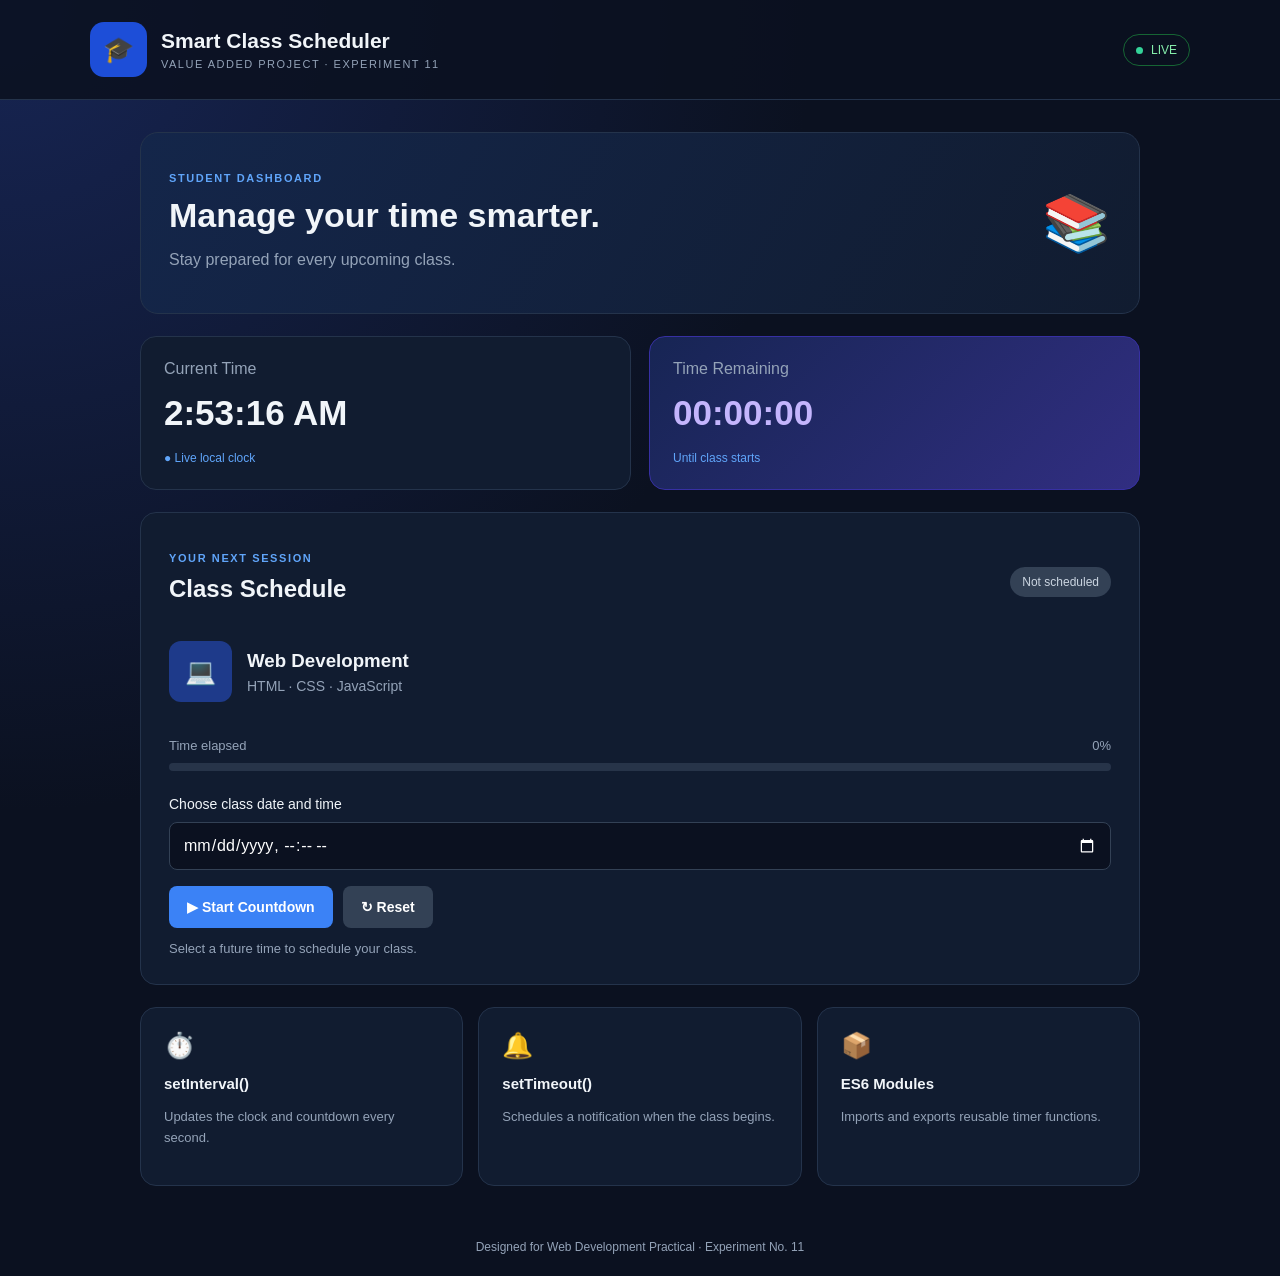
<file: 24070521290_KanakTembhurne_Exp11/index.html>
<!DOCTYPE html>
<html lang="en">
<head>
    <meta charset="UTF-8">
    <meta name="viewport" content="width=device-width, initial-scale=1.0">
    <title>Smart Class Scheduler | Experiment 11</title>
    <link rel="stylesheet" href="style.css">
    <script type="module" src="scheduler.js"></script>
</head>
<body>
    <header class="topbar">
        <div class="brand-icon">🎓</div>
        <div>
            <h1>Smart Class Scheduler</h1>
            <p>VALUE ADDED PROJECT · EXPERIMENT 11</p>
        </div>
        <div class="live-badge"><span></span> LIVE</div>
    </header>

    <main class="dashboard">
        <section class="welcome">
            <div>
                <p class="eyebrow">STUDENT DASHBOARD</p>
                <h2>Manage your time smarter.</h2>
                <p>Stay prepared for every upcoming class.</p>
            </div>
            <div class="welcome-icon">📚</div>
        </section>

        <section class="stats">
            <article class="stat-card">
                <p>Current Time</p>
                <h2 id="currentTime">--:--:--</h2>
                <span>● Live local clock</span>
            </article>
            <article class="stat-card highlight">
                <p>Time Remaining</p>
                <h2 id="countdown">00:00:00</h2>
                <span id="timerLabel">Until class starts</span>
            </article>
        </section>

        <section class="panel">
            <div class="panel-heading">
                <div>
                    <p class="eyebrow">YOUR NEXT SESSION</p>
                    <h2>Class Schedule</h2>
                </div>
                <span class="tag" id="status">Not scheduled</span>
            </div>

            <div class="class-info">
                <div class="subject-icon">💻</div>
                <div>
                    <h3 id="className">Web Development</h3>
                    <p>HTML · CSS · JavaScript</p>
                </div>
            </div>

            <div class="progress-info">
                <span>Time elapsed</span>
                <span id="progressText">0%</span>
            </div>
            <div class="progress-track">
                <div id="progressBar"></div>
            </div>

            <label for="classTime">Choose class date and time</label>
            <input type="datetime-local" id="classTime">

            <div class="actions">
                <button id="startBtn" class="primary">▶ Start Countdown</button>
                <button id="resetBtn" class="secondary">↻ Reset</button>
            </div>

            <p id="message" role="status" aria-live="polite">
                Select a future time to schedule your class.
            </p>
        </section>

        <section class="info-grid">
            <article class="info-card">
                <span>⏱️</span>
                <h3>setInterval()</h3>
                <p>Updates the clock and countdown every second.</p>
            </article>
            <article class="info-card">
                <span>🔔</span>
                <h3>setTimeout()</h3>
                <p>Schedules a notification when the class begins.</p>
            </article>
            <article class="info-card">
                <span>📦</span>
                <h3>ES6 Modules</h3>
                <p>Imports and exports reusable timer functions.</p>
            </article>
        </section>
    </main>

    <footer>
        Designed for Web Development Practical · Experiment No. 11
    </footer>
</body>
</html>
</file>
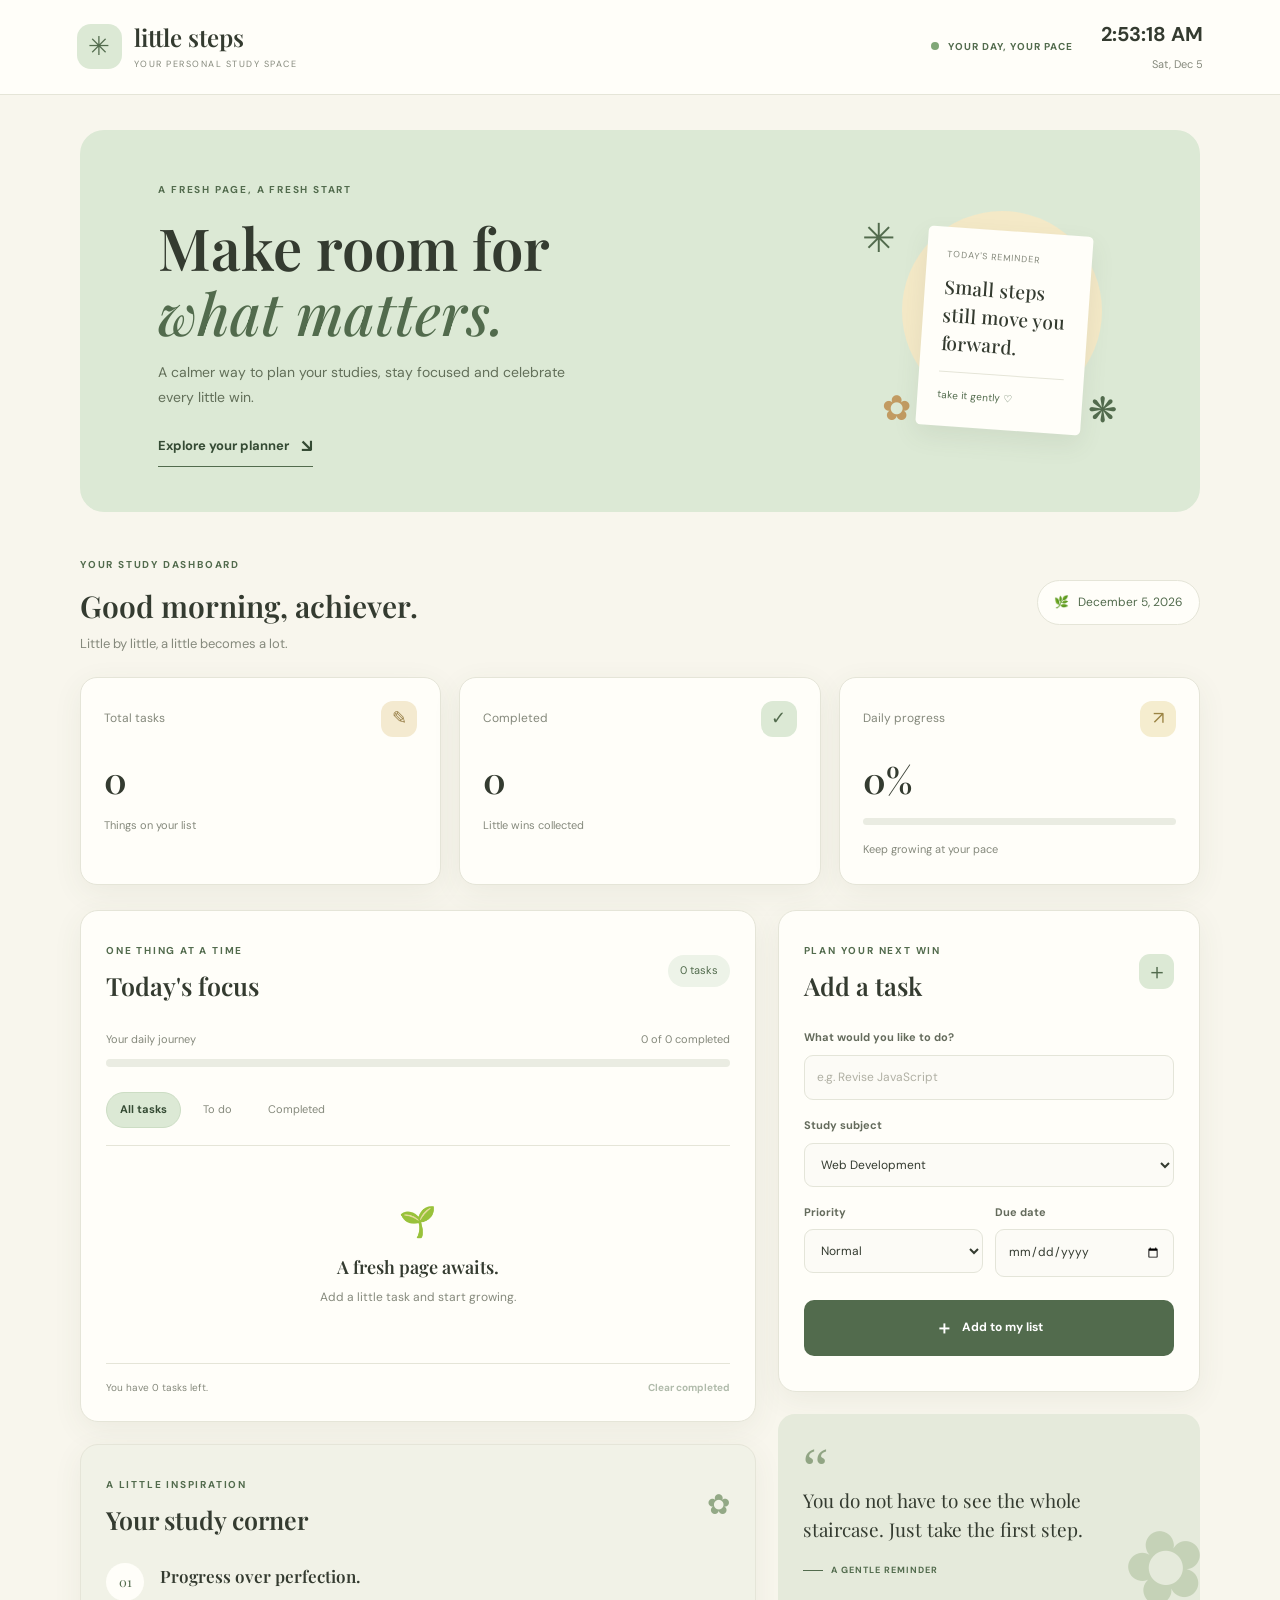
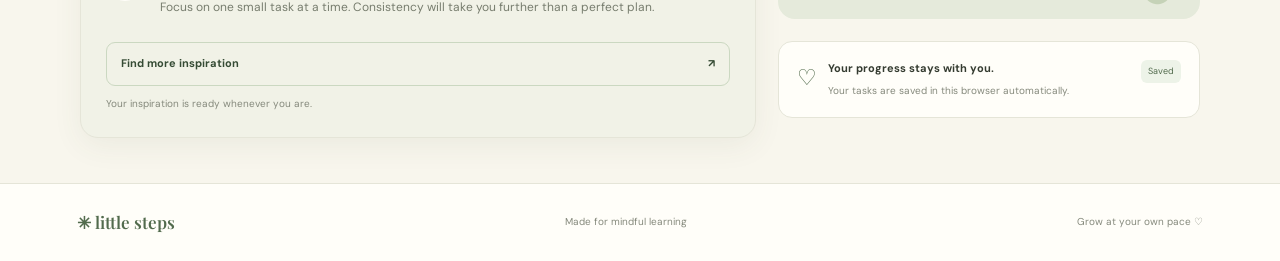
<file: 24070521290_KanakTembhurne_Exp12/index.html>
<!DOCTYPE html>
<html lang="en">
<head>
    <meta charset="UTF-8">
    <meta name="viewport" content="width=device-width, initial-scale=1.0">
    <meta name="theme-color" content="#f8f6ed">
    <title>Little Steps | Study Planner</title>

    <link rel="stylesheet" href="style.css">

    <link rel="preconnect" href="https://fonts.googleapis.com">
    <link rel="preconnect" href="https://fonts.gstatic.com" crossorigin>
    <link href="https://fonts.googleapis.com/css2?family=DM+Sans:wght@400;500;600;700&family=Playfair+Display:wght@500;600;700&display=swap" rel="stylesheet">

    <script src="https://code.jquery.com/jquery-3.7.1.min.js"></script>
    <script src="script.js" defer></script>
</head>

<body>
    <header class="topbar">
        <a href="#" class="brand">
            <span class="brand-mark">✳</span>
            <span>
                <strong>little steps</strong>
                <small>YOUR PERSONAL STUDY SPACE</small>
            </span>
        </a>

        <div class="topbar-right">
            <div class="live-indicator">
                <span class="live-dot"></span>
                YOUR DAY, YOUR PACE
            </div>
            <div class="clock-box">
                <span id="clock">00:00:00</span>
                <small id="todayDate">Loading date...</small>
            </div>
        </div>
    </header>

    <main class="page">
        <section class="hero">
            <div class="hero-copy">
                <span class="eyebrow">A FRESH PAGE, A FRESH START</span>
                <h1>Make room for<br><em>what matters.</em></h1>
                <p>A calmer way to plan your studies, stay focused and celebrate every little win.</p>
                <a class="hero-link" href="#planner">Explore your planner <span>↘</span></a>
            </div>

            <div class="hero-art" aria-hidden="true">
                <div class="sun-circle"></div>
                <div class="art-leaf leaf-one">✳</div>
                <div class="art-leaf leaf-two">❋</div>
                <div class="art-note">
                    <span>today's reminder</span>
                    <strong>Small steps<br>still move you<br>forward.</strong>
                    <div class="note-line"></div>
                    <small>take it gently ♡</small>
                </div>
                <div class="art-flower">✿</div>
            </div>
        </section>

        <section class="welcome-row">
            <div>
                <span class="eyebrow">YOUR STUDY DASHBOARD</span>
                <h2 id="greeting">Hello, achiever.</h2>
                <p>Little by little, a little becomes a lot.</p>
            </div>
            <div class="date-pill">
                <span>🌿</span>
                <span id="dateLabel">Your daily progress</span>
            </div>
        </section>

        <section class="stats-grid">
            <article class="stat-card">
                <div class="stat-top">
                    <span>Total tasks</span>
                    <span class="stat-icon icon-cream">✎</span>
                </div>
                <strong id="totalTasks">0</strong>
                <small>Things on your list</small>
            </article>

            <article class="stat-card">
                <div class="stat-top">
                    <span>Completed</span>
                    <span class="stat-icon icon-green">✓</span>
                </div>
                <strong id="completedTasks">0</strong>
                <small>Little wins collected</small>
            </article>

            <article class="stat-card progress-stat">
                <div class="stat-top">
                    <span>Daily progress</span>
                    <span class="stat-icon icon-yellow">↗</span>
                </div>
                <strong id="percentage">0%</strong>
                <div class="mini-progress">
                    <div id="miniBar"></div>
                </div>
                <small>Keep growing at your pace</small>
            </article>
        </section>

        <section class="workspace" id="planner">
            <div class="main-column">
                <section class="panel task-panel">
                    <div class="section-heading">
                        <div>
                            <span class="eyebrow">ONE THING AT A TIME</span>
                            <h2>Today's focus</h2>
                        </div>
                        <span class="count-pill" id="taskCount">0 tasks</span>
                    </div>

                    <div class="progress-heading">
                        <span>Your daily journey</span>
                        <span id="progressLabel">0 of 0 completed</span>
                    </div>

                    <div class="progress-track">
                        <div id="progressBar"></div>
                    </div>

                    <div class="filter-row">
                        <button class="filter-btn active" data-filter="all">All tasks</button>
                        <button class="filter-btn" data-filter="pending">To do</button>
                        <button class="filter-btn" data-filter="completed">Completed</button>
                    </div>

                    <div id="taskList" class="task-list"></div>

                    <div class="task-footer">
                        <span id="remainingLabel">You have 0 tasks left.</span>
                        <button id="clearCompleted" class="text-btn">Clear completed</button>
                    </div>
                </section>

                <section class="panel tips-panel">
                    <div class="section-heading">
                        <div>
                            <span class="eyebrow">A LITTLE INSPIRATION</span>
                            <h2>Your study corner</h2>
                        </div>
                        <span class="decorative-flower">✿</span>
                    </div>

                    <div class="tip-content" id="tips">
                        <div class="tip-number">01</div>
                        <div>
                            <h3>Progress over perfection.</h3>
                            <p>Focus on one small task at a time. Consistency will take you further than a perfect plan.</p>
                        </div>
                    </div>

                    <button id="loadTips" class="outline-btn">
                        Find more inspiration <span>↗</span>
                    </button>
                    <p id="apiStatus" class="api-status" aria-live="polite">Your inspiration is ready whenever you are.</p>
                </section>
            </div>

            <aside class="side-column">
                <section class="panel add-panel">
                    <div class="section-heading">
                        <div>
                            <span class="eyebrow">PLAN YOUR NEXT WIN</span>
                            <h2>Add a task</h2>
                        </div>
                        <span class="add-symbol">＋</span>
                    </div>

                    <form id="taskForm">
                        <label for="taskName">What would you like to do?</label>
                        <input id="taskName" type="text" maxlength="100" placeholder="e.g. Revise JavaScript" required>

                        <label for="subject">Study subject</label>
                        <select id="subject">
                            <option>Web Development</option>
                            <option>JavaScript</option>
                            <option>jQuery and AJAX</option>
                            <option>Database Management</option>
                            <option>Programming</option>
                            <option>Other</option>
                        </select>

                        <div class="form-grid">
                            <div>
                                <label for="priority">Priority</label>
                                <select id="priority">
                                    <option value="Normal">Normal</option>
                                    <option value="High">High</option>
                                    <option value="Low">Low</option>
                                </select>
                            </div>
                            <div>
                                <label for="dueDate">Due date</label>
                                <input id="dueDate" type="date">
                            </div>
                        </div>

                        <button type="submit" class="primary-btn">
                            <span>＋</span> Add to my list
                        </button>

                        <p id="formMessage" class="form-message" aria-live="polite"></p>
                    </form>
                </section>

                <section class="quote-card">
                    <span class="quote-mark">“</span>
                    <blockquote>You do not have to see the whole staircase. Just take the first step.</blockquote>
                    <div class="quote-author"><span></span> A GENTLE REMINDER</div>
                    <div class="quote-flower">✿</div>
                </section>

                <section class="storage-note">
                    <span class="storage-icon">♡</span>
                    <div>
                        <strong>Your progress stays with you.</strong>
                        <p>Your tasks are saved in this browser automatically.</p>
                    </div>
                    <span class="saved-badge" id="saveStatus">Saved</span>
                </section>
            </aside>
        </section>
    </main>

    <footer class="footer">
        <span>✳ little steps</span>
        <span>Made for mindful learning</span>
        <span>Grow at your own pace ♡</span>
    </footer>
</body>
</html>
</file>
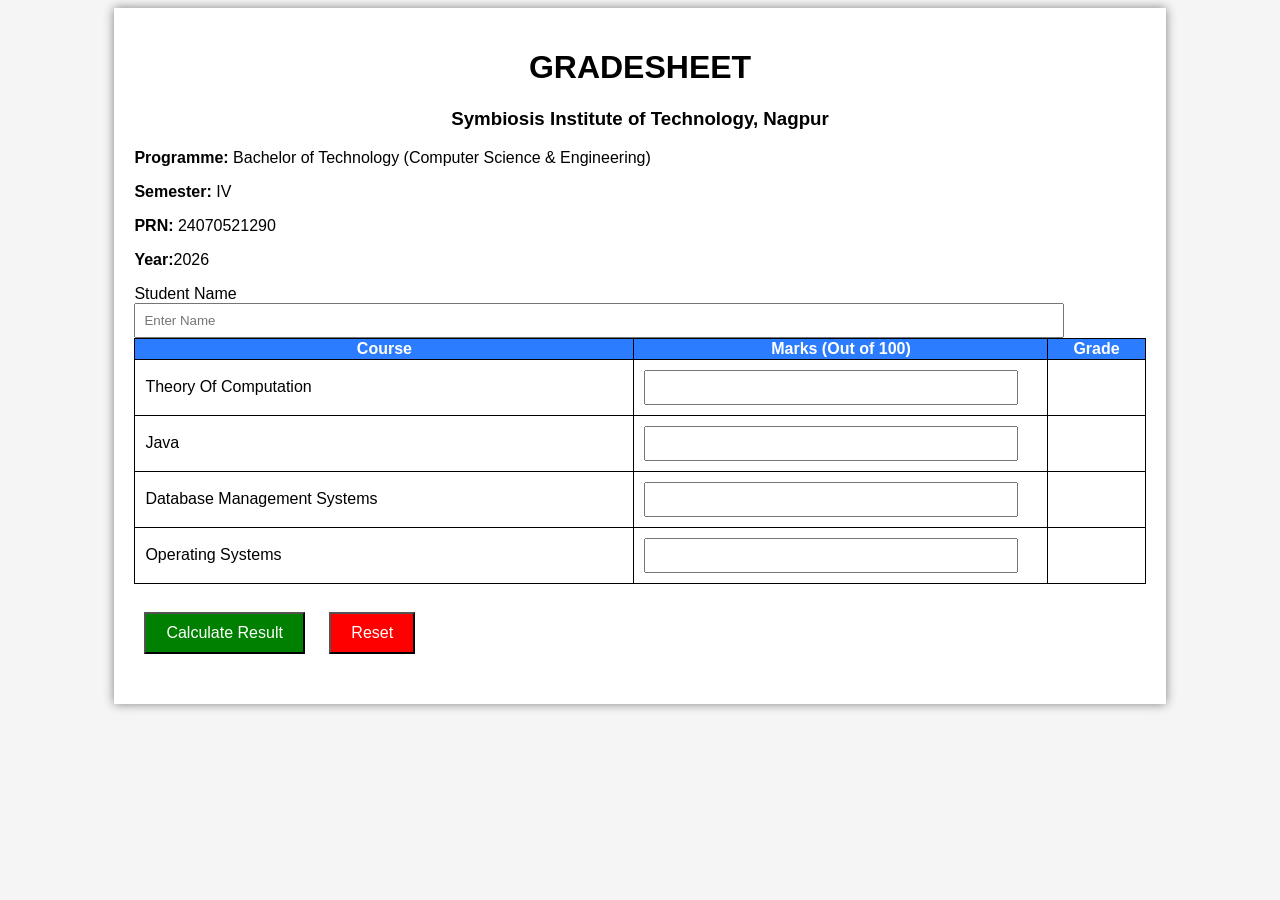
<file: Casestudy_03_Kanak_Tembhurne_1290/index.html>
<!DOCTYPE html>
<html lang="en">
<head>
<meta charset="UTF-8">
<meta name="viewport" content="width=device-width, initial-scale=1.0">
<title>Gradesheet</title>
<link rel="stylesheet" href="style.css">
</head>

<body>

<div class="container">

<h1>GRADESHEET</h1>

<h3>Symbiosis Institute of Technology, Nagpur</h3>
<p><b>Programme:</b> Bachelor of Technology (Computer Science & Engineering)</p>
<p><b>Semester:</b> IV</p>
<p><b>PRN:</b> 24070521290</p>
<p><b>Year:</b>2026</p>

<form id="gradeForm">

<label>Student Name</label>
<input type="text" id="name" placeholder="Enter Name">

<table>

<tr>
<th>Course</th>
<th>Marks (Out of 100)</th>
<th>Grade</th>
</tr>

<tr>
<td>Theory Of Computation</td>
<td><input type="number" class="marks"></td>
<td class="grade"></td>
</tr>

<tr>
<td>Java</td>
<td><input type="number" class="marks"></td>
<td class="grade"></td>
</tr>

<tr>
<td>Database Management Systems</td>
<td><input type="number" class="marks"></td>
<td class="grade"></td>
</tr>

<tr>
<td>Operating Systems</td>
<td><input type="number" class="marks"></td>
<td class="grade"></td>
</tr>

</table>

<br>

<button type="button" id="calculate">Calculate Result</button>
<button type="reset" id="reset">Reset</button>

</form>

<h2 id="result"></h2>

</div>

<script src="script.js"></script>

</body>
</html>
</file>
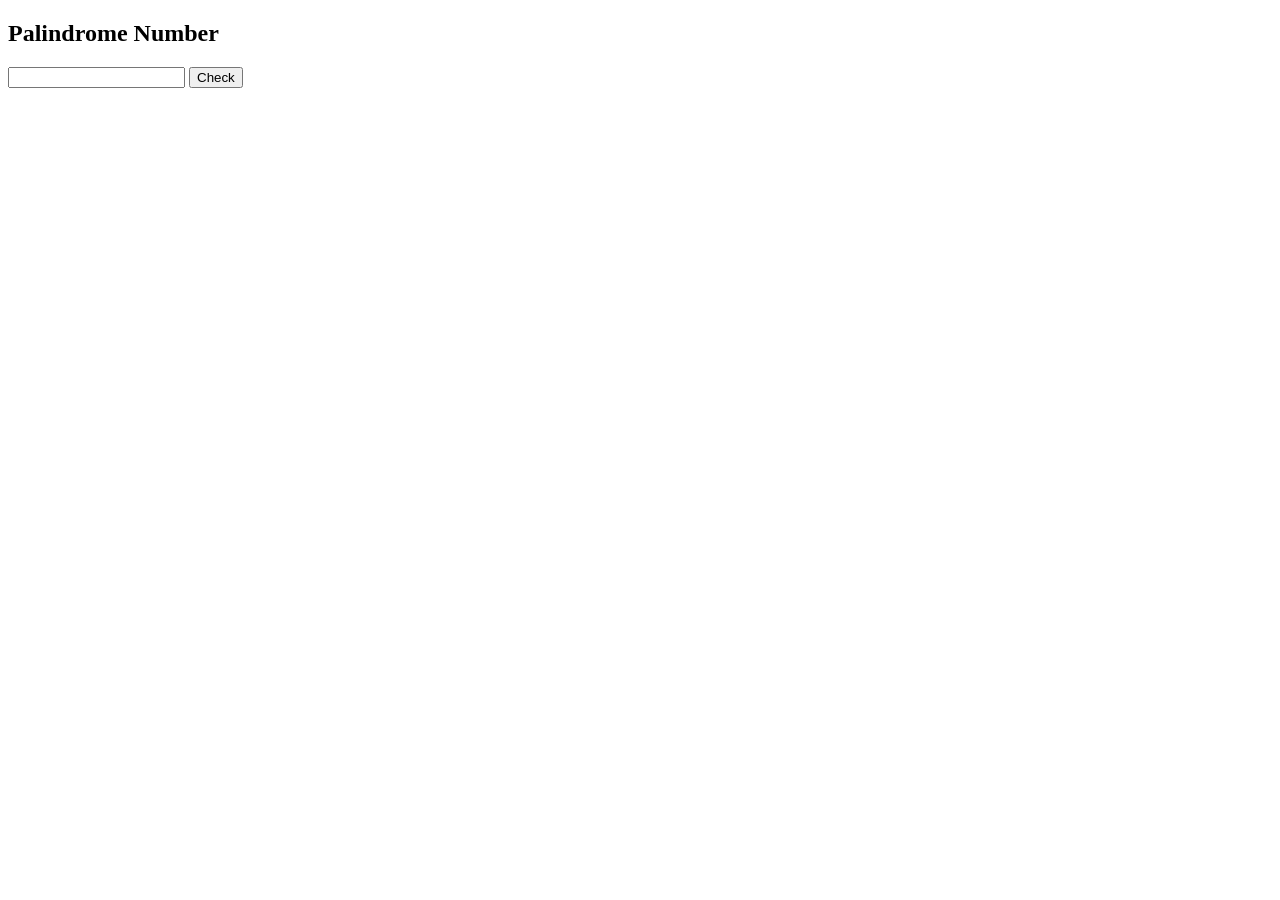
<file: Casestudy_04_Kanak_Tembhurne_1290.html>
<!DOCTYPE html>
<html lang="en">
<head>
    <meta charset="UTF-8">
    <meta name="viewport" content="width=device-width, initial-scale=1.0">
    <title>Palindrome Number</title>
</head>

<body>

    <h2>Palindrome Number</h2>

    <p id="result"></p>

    <input type="text" id="box">
    <button onclick="checkPalindrome()">Check</button>

    <script>

        function reverseNumber(num) {
            let reverse = 0;

            while (num > 0) {
                let digit = num % 10;
                reverse = reverse * 10 + digit;
                num = Math.floor(num / 10);
            }

            return reverse;
        }

        function checkPalindrome() {

            let num = document.getElementById("box").value;
            let result = document.getElementById("result");

            if (num === "") {
                throw new Error("Number cannot be empty.");
            }

            num = Number(num);

            if (isNaN(num)) {
                throw new Error("Please enter a valid number.");
            }

            if (num <= 0) {
                throw new Error("Number should be greater than 0.");
            }

            let reverse = reverseNumber(num);

            if (num === reverse) {
                result.innerHTML = num + " is a Palindrome Number";
            } else {
                result.innerHTML = num + " is Not a Palindrome Number";
            }
        }

    </script>

</body>
</html>
</file>
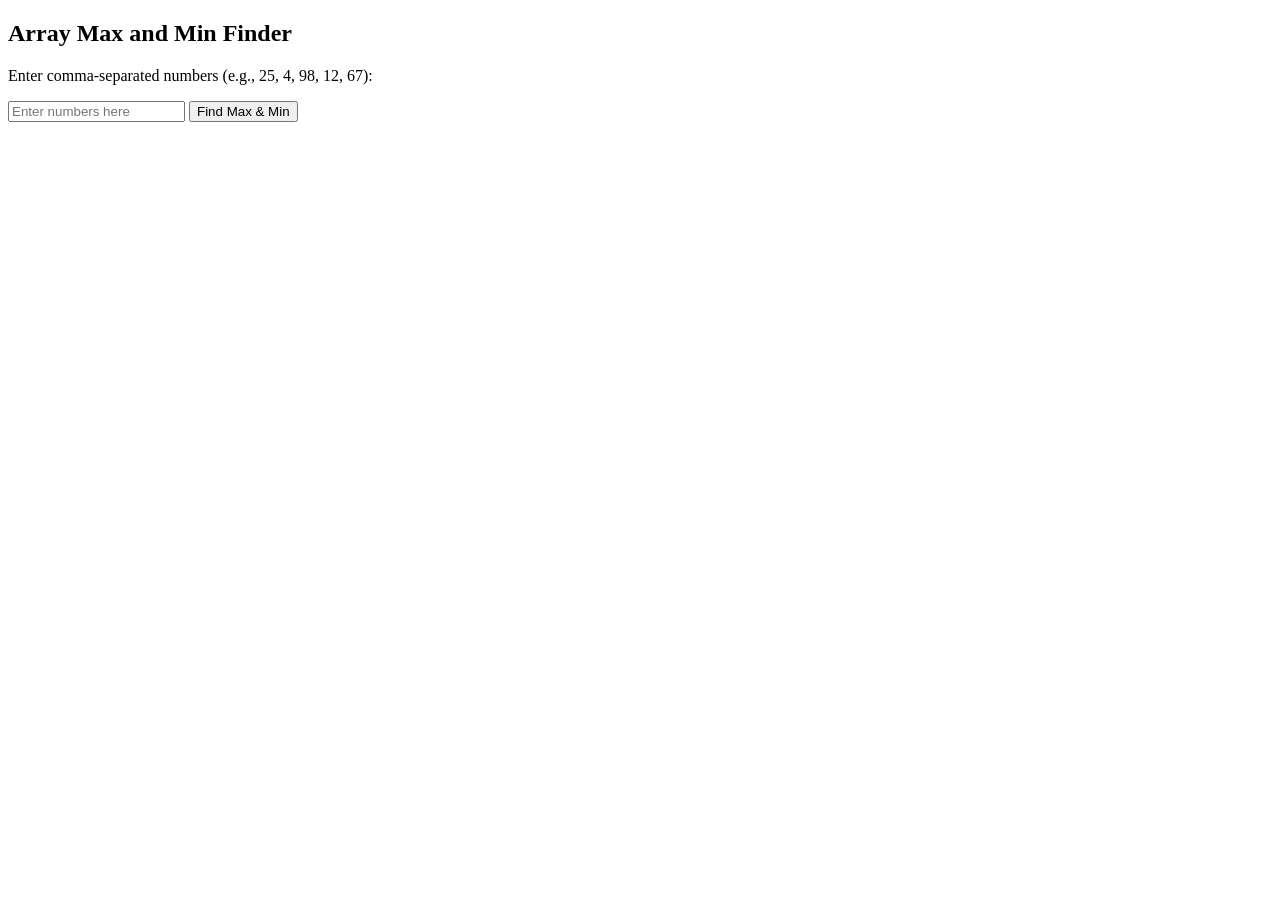
<file: Casestudy_05_Kanak_Tembhurne_1290.html>
<!DOCTYPE html>
<html lang="en">
<head>
    <meta charset="UTF-8">
    <meta name="viewport" content="width=device-width, initial-scale=1.0">
    <title>Array Max and Min Finder</title>
</head>
<body>

    <h2>Array Max and Min Finder</h2>

    <p>Enter comma-separated numbers (e.g., 25, 4, 98, 12, 67):</p>
    <input type="text" id="numInput" placeholder="Enter numbers here">
    <button onclick="processArray()">Find Max & Min</button>

    <div id="result"></div>

    <script>
        function processArray() {
            let rawInput = document.getElementById("numInput").value.trim();
            let resultDiv = document.getElementById("result");

            try {
                if (rawInput === "") {
                    throw new Error("Input field cannot be empty.");
                }

                // Convert comma-separated string to an array of numbers
                let stringArray = rawInput.split(",");
                let numArray = stringArray.map(item => Number(item.trim()));

                // Check for invalid numbers in array
                let hasNaN = numArray.some(num => isNaN(num));
                if (hasNaN) {
                    throw new Error("Please enter valid numeric values separated by commas.");
                }

                // Finding Max and Min values using Math methods & spread operator
                let maxVal = Math.max(...numArray);
                let minVal = Math.min(...numArray);

                // Storing operations summary inside an Object
                let report = {
                    originalArray: numArray,
                    totalElements: numArray.length,
                    maximum: maxVal,
                    minimum: minVal
                };

                // Displaying output
                resultDiv.innerHTML = `
                    <h3>Results:</h3>
                    <p><b>Array Elements:</b> [ ${report.originalArray.join(", ")} ]</p>
                    <p><b>Total Numbers:</b> ${report.totalElements}</p>
                    <p><b>Maximum Value:</b> <span style="color: green; font-weight: bold;">${report.maximum}</span></p>
                    <p><b>Minimum Value:</b> <span style="color: red; font-weight: bold;">${report.minimum}</span></p>
                `;

            } catch (error) {
                alert("Error: " + error.message);
                resultDiv.innerHTML = "";
            }
        }
    </script>

</body>
</html>
</file>
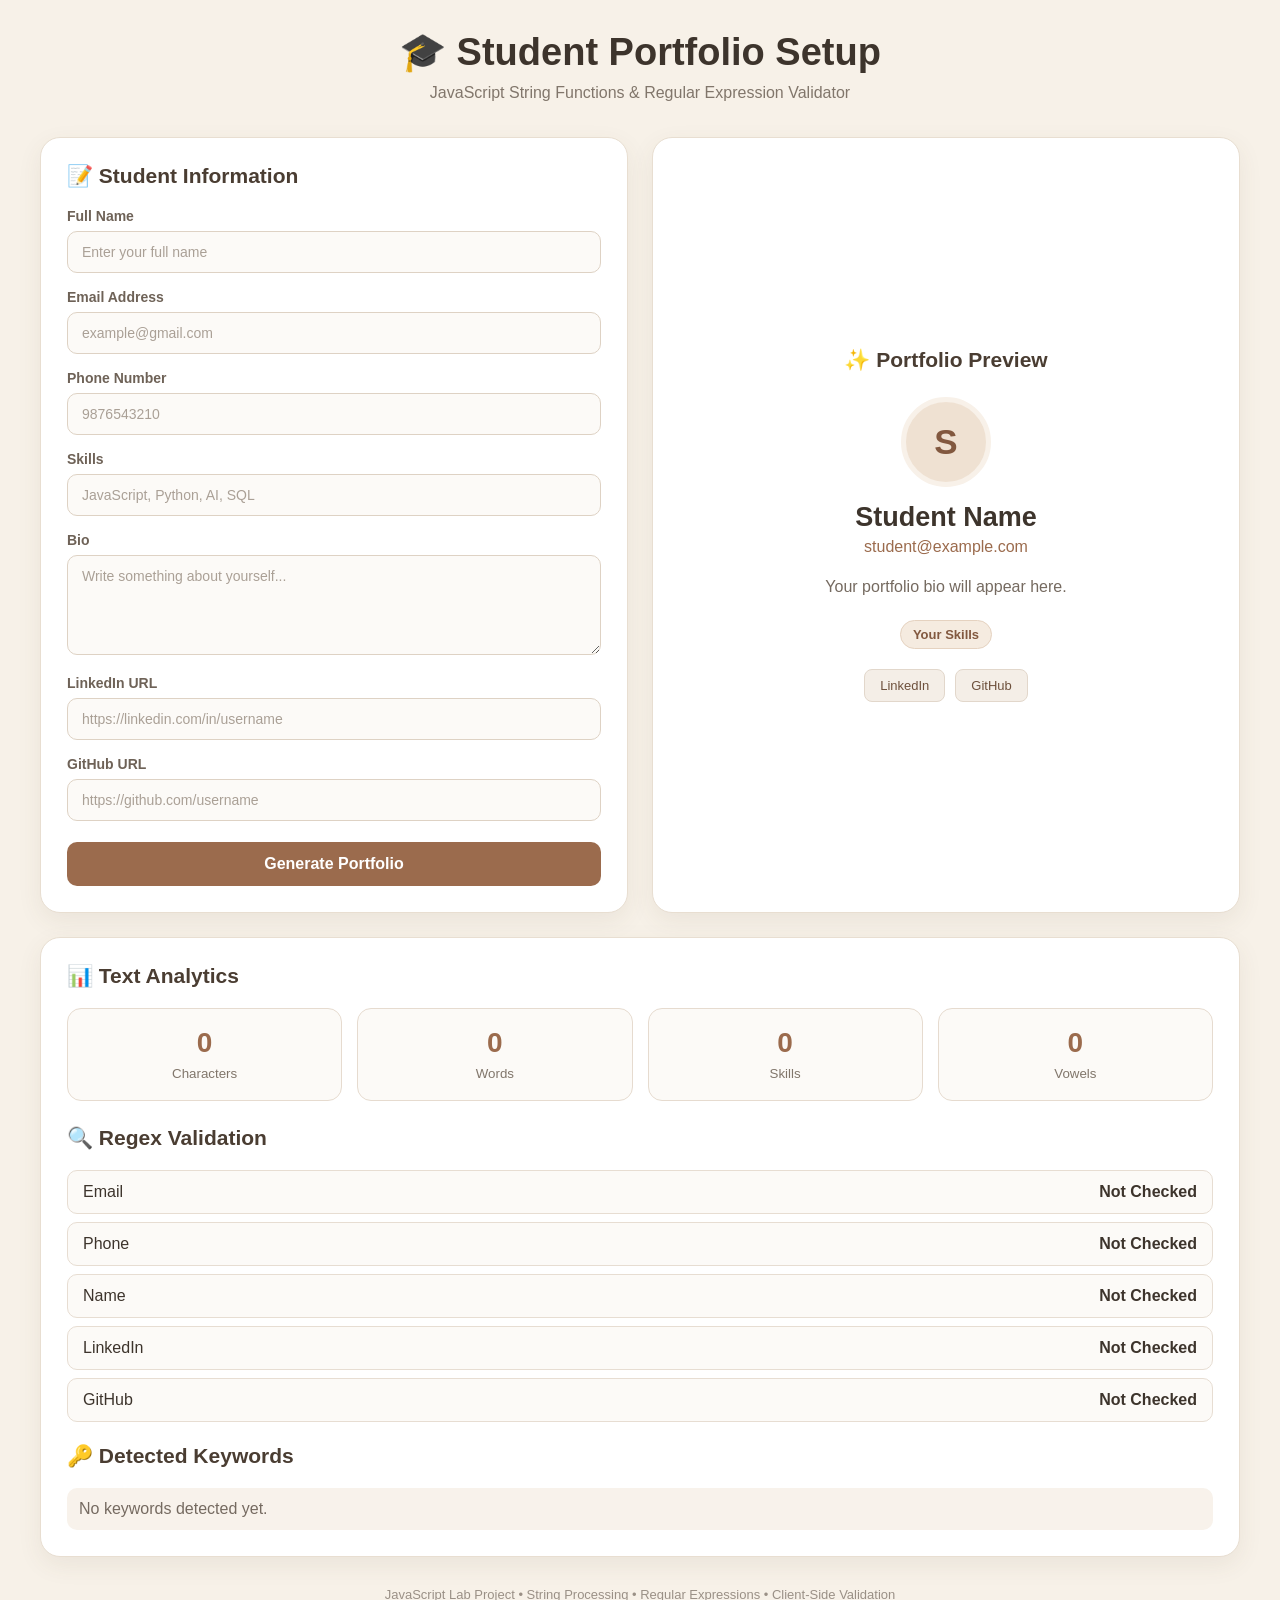
<file: Casestudy_06_KanakTembhurne_1290.html>
<!DOCTYPE html>
<html lang="en">
<head>
    <meta charset="UTF-8">
    <meta name="viewport" content="width=device-width, initial-scale=1.0">
    <title>Student Portfolio Setup</title>

    <style>
        * {
            margin: 0;
            padding: 0;
            box-sizing: border-box;
            font-family: Arial, sans-serif;
        }

        body {
            min-height: 100vh;
            background: #f7f1e8;
            color: #3d342c;
            padding: 30px;
        }

        .container {
            max-width: 1200px;
            margin: auto;
        }

        /* HEADER */

        header {
            text-align: center;
            margin-bottom: 35px;
        }

        header h1 {
            font-size: 38px;
            color: #3d342c;
            margin-bottom: 10px;
        }

        header p {
            color: #81766b;
            font-size: 16px;
        }

        /* MAIN GRID */

        .main-grid {
            display: grid;
            grid-template-columns: 1fr 1fr;
            gap: 24px;
        }

        /* CARDS */

        .card {
            background: #ffffff;
            border: 1px solid #e8ded1;
            border-radius: 20px;
            padding: 26px;
            box-shadow: 0 8px 25px rgba(91, 72, 51, 0.08);
        }

        .card h2 {
            margin-bottom: 20px;
            font-size: 21px;
            color: #4a3d32;
        }

        /* INPUTS */

        .input-group {
            margin-bottom: 16px;
        }

        label {
            display: block;
            margin-bottom: 7px;
            color: #6e6257;
            font-size: 14px;
            font-weight: 600;
        }

        input,
        textarea {
            width: 100%;
            padding: 12px 14px;
            border-radius: 10px;
            border: 1px solid #ded2c4;
            background: #fcfaf7;
            color: #3d342c;
            outline: none;
            font-size: 14px;
            transition: 0.2s;
        }

        input::placeholder,
        textarea::placeholder {
            color: #aaa096;
        }

        input:focus,
        textarea:focus {
            border-color: #b98562;
            background: #ffffff;
            box-shadow: 0 0 0 3px rgba(185, 133, 98, 0.12);
        }

        textarea {
            height: 100px;
            resize: vertical;
        }

        /* BUTTON */

        .btn {
            width: 100%;
            padding: 13px;
            border: none;
            border-radius: 10px;
            background: #9b6b4d;
            color: white;
            font-size: 16px;
            font-weight: bold;
            cursor: pointer;
            margin-top: 5px;
            transition: 0.2s;
        }

        .btn:hover {
            background: #82583f;
            transform: translateY(-1px);
            box-shadow: 0 5px 15px rgba(130, 88, 63, 0.18);
        }

        /* PORTFOLIO */

        .portfolio {
            text-align: center;
            display: flex;
            flex-direction: column;
            justify-content: center;
        }

        .avatar {
            width: 90px;
            height: 90px;
            margin: 5px auto 15px;
            border-radius: 50%;
            background: #efe1d2;
            color: #82583f;
            display: flex;
            align-items: center;
            justify-content: center;
            font-size: 35px;
            font-weight: bold;
            border: 5px solid #f8f1e9;
        }

        .portfolio h3 {
            font-size: 27px;
            color: #3d342c;
            margin-bottom: 5px;
        }

        .portfolio .email {
            color: #9b6b4d;
            margin-bottom: 18px;
        }

        .bio {
            color: #756a60;
            line-height: 1.6;
            margin-bottom: 20px;
        }

        /* SKILLS */

        .skills {
            display: flex;
            justify-content: center;
            flex-wrap: wrap;
            gap: 8px;
            margin-bottom: 20px;
        }

        .skill {
            background: #f5ebe0;
            color: #82583f;
            border: 1px solid #e5d2c0;
            padding: 6px 12px;
            border-radius: 20px;
            font-size: 13px;
            font-weight: 600;
        }

        /* LINKS */

        .links {
            display: flex;
            gap: 10px;
            justify-content: center;
        }

        .links a {
            text-decoration: none;
            color: #6d503c;
            background: #f4eee7;
            border: 1px solid #e2d7cb;
            padding: 8px 15px;
            border-radius: 8px;
            font-size: 13px;
            transition: 0.2s;
        }

        .links a:hover {
            background: #eadbcb;
        }

        /* ANALYTICS */

        .analytics {
            grid-column: 1 / -1;
        }

        .stats {
            display: grid;
            grid-template-columns: repeat(4, 1fr);
            gap: 15px;
        }

        .stat {
            background: #fcfaf7;
            border: 1px solid #e6dbcf;
            border-radius: 14px;
            padding: 18px;
            text-align: center;
        }

        .stat .number {
            display: block;
            font-size: 28px;
            font-weight: bold;
            color: #9b6b4d;
            margin-bottom: 5px;
        }

        .stat small {
            color: #81766b;
        }

        /* VALIDATION */

        .validation {
            margin-top: 25px;
        }

        .validation-item {
            padding: 12px 15px;
            border-radius: 10px;
            margin-bottom: 8px;
            background: #fcfaf7;
            border: 1px solid #e7ddd2;
            display: flex;
            justify-content: space-between;
        }

        .valid {
            color: #5d8766;
        }

        .invalid {
            color: #b65f52;
        }

        /* KEYWORDS */

        .keywords {
            margin-top: 22px;
        }

        .keyword-list {
            margin-top: 10px;
            color: #756a60;
            background: #f8f2eb;
            border-radius: 10px;
            padding: 12px;
        }

        /* FOOTER */

        .footer {
            text-align: center;
            color: #9a9086;
            margin-top: 30px;
            font-size: 13px;
        }

        /* RESPONSIVE */

        @media (max-width: 800px) {

            body {
                padding: 18px;
            }

            .main-grid {
                grid-template-columns: 1fr;
            }

            .analytics {
                grid-column: auto;
            }

            .stats {
                grid-template-columns: repeat(2, 1fr);
            }

            header h1 {
                font-size: 30px;
            }
        }
    </style>
</head>

<body>

<div class="container">

    <header>
        <h1>🎓 Student Portfolio Setup</h1>
        <p>JavaScript String Functions & Regular Expression Validator</p>
    </header>


    <div class="main-grid">

        <!-- STUDENT INFORMATION -->

        <div class="card">

            <h2>📝 Student Information</h2>

            <div class="input-group">
                <label>Full Name</label>
                <input type="text" id="name"
                       placeholder="Enter your full name">
            </div>

            <div class="input-group">
                <label>Email Address</label>
                <input type="text" id="email"
                       placeholder="example@gmail.com">
            </div>

            <div class="input-group">
                <label>Phone Number</label>
                <input type="text" id="phone"
                       placeholder="9876543210">
            </div>

            <div class="input-group">
                <label>Skills</label>
                <input type="text" id="skills"
                       placeholder="JavaScript, Python, AI, SQL">
            </div>

            <div class="input-group">
                <label>Bio</label>
                <textarea id="bio"
                    placeholder="Write something about yourself..."></textarea>
            </div>

            <div class="input-group">
                <label>LinkedIn URL</label>
                <input type="text" id="linkedin"
                    placeholder="https://linkedin.com/in/username">
            </div>

            <div class="input-group">
                <label>GitHub URL</label>
                <input type="text" id="github"
                    placeholder="https://github.com/username">
            </div>

            <button class="btn" onclick="generatePortfolio()">
                Generate Portfolio
            </button>

        </div>


        <!-- PORTFOLIO PREVIEW -->

        <div class="card portfolio">

            <h2>✨ Portfolio Preview</h2>

            <div class="avatar" id="avatar">S</div>

            <h3 id="previewName">
                Student Name
            </h3>

            <p class="email" id="previewEmail">
                student@example.com
            </p>

            <p class="bio" id="previewBio">
                Your portfolio bio will appear here.
            </p>

            <div class="skills" id="previewSkills">
                <span class="skill">
                    Your Skills
                </span>
            </div>

            <div class="links">

                <a id="linkedinLink"
                   href="#"
                   target="_blank">
                    LinkedIn
                </a>

                <a id="githubLink"
                   href="#"
                   target="_blank">
                    GitHub
                </a>

            </div>

        </div>


        <!-- ANALYTICS -->

        <div class="card analytics">

            <h2>📊 Text Analytics</h2>

            <div class="stats">

                <div class="stat">
                    <span class="number" id="charCount">0</span>
                    <small>Characters</small>
                </div>

                <div class="stat">
                    <span class="number" id="wordCount">0</span>
                    <small>Words</small>
                </div>

                <div class="stat">
                    <span class="number" id="skillCount">0</span>
                    <small>Skills</small>
                </div>

                <div class="stat">
                    <span class="number" id="vowelCount">0</span>
                    <small>Vowels</small>
                </div>

            </div>


            <!-- REGEX -->

            <div class="validation">

                <h2>🔍 Regex Validation</h2>

                <div class="validation-item">
                    <span>Email</span>
                    <strong id="emailStatus">
                        Not Checked
                    </strong>
                </div>

                <div class="validation-item">
                    <span>Phone</span>
                    <strong id="phoneStatus">
                        Not Checked
                    </strong>
                </div>

                <div class="validation-item">
                    <span>Name</span>
                    <strong id="nameStatus">
                        Not Checked
                    </strong>
                </div>

                <div class="validation-item">
                    <span>LinkedIn</span>
                    <strong id="linkedinStatus">
                        Not Checked
                    </strong>
                </div>

                <div class="validation-item">
                    <span>GitHub</span>
                    <strong id="githubStatus">
                        Not Checked
                    </strong>
                </div>

            </div>


            <!-- KEYWORDS -->

            <div class="keywords">

                <h2>🔑 Detected Keywords</h2>

                <p class="keyword-list" id="keywords">
                    No keywords detected yet.
                </p>

            </div>

        </div>

    </div>


    <div class="footer">
        JavaScript Lab Project • String Processing •
        Regular Expressions • Client-Side Validation
    </div>

</div>


<script>

    function generatePortfolio() {

        /* GET INPUT VALUES */

        let name =
            document.getElementById("name").value.trim();

        let email =
            document.getElementById("email").value.trim();

        let phone =
            document.getElementById("phone").value.trim();

        let skillsText =
            document.getElementById("skills").value.trim();

        let bio =
            document.getElementById("bio").value.trim();

        let linkedin =
            document.getElementById("linkedin").value.trim();

        let github =
            document.getElementById("github").value.trim();


        /* STRING FUNCTIONS */

        // Convert name to uppercase
        let upperName =
            name.toUpperCase();

        // Get first character
        let firstLetter =
            name.charAt(0).toUpperCase();

        // Count characters
        let bioLength =
            bio.length;


        // Convert skills into an array
        let skills =
            skillsText
            .split(",")
            .map(skill => skill.trim())
            .filter(skill => skill !== "");


        // Convert array back into string
        let skillString =
            skills.join(", ");


        /* REGULAR EXPRESSIONS */

        let emailRegex =
            /^[^\s@]+@[^\s@]+\.[^\s@]+$/;

        let phoneRegex =
            /^[6-9]\d{9}$/;

        let nameRegex =
            /^[A-Za-z ]{2,50}$/;

        let linkedinRegex =
            /^https?:\/\/(www\.)?linkedin\.com\/.+/i;

        let githubRegex =
            /^https?:\/\/(www\.)?github\.com\/.+/i;


        /* VALIDATION */

        checkStatus(
            "emailStatus",
            emailRegex.test(email)
        );

        checkStatus(
            "phoneStatus",
            phoneRegex.test(phone)
        );

        checkStatus(
            "nameStatus",
            nameRegex.test(name)
        );

        checkStatus(
            "linkedinStatus",
            linkedinRegex.test(linkedin)
        );

        checkStatus(
            "githubStatus",
            githubRegex.test(github)
        );


        /* PORTFOLIO PREVIEW */

        document.getElementById("previewName")
            .textContent =
            upperName || "Student Name";

        document.getElementById("previewEmail")
            .textContent =
            email || "student@example.com";

        document.getElementById("previewBio")
            .textContent =
            bio || "Your portfolio bio will appear here.";

        document.getElementById("avatar")
            .textContent =
            firstLetter || "S";


        /* DISPLAY SKILLS */

        let skillHTML = "";

        if (skills.length > 0) {

            skills.forEach(function(skill) {

                skillHTML +=
                    `<span class="skill">${skill}</span>`;

            });

        } else {

            skillHTML =
                `<span class="skill">Your Skills</span>`;
        }

        document.getElementById("previewSkills")
            .innerHTML = skillHTML;


        /* LINKS */

        document.getElementById("linkedinLink")
            .href = linkedin || "#";

        document.getElementById("githubLink")
            .href = github || "#";


        /* TEXT ANALYTICS */

        // Character count
        document.getElementById("charCount")
            .textContent = bioLength;


        // Word count
        let words =
            bio === ""
            ? []
            : bio.split(/\s+/);

        document.getElementById("wordCount")
            .textContent = words.length;


        // Skill count
        document.getElementById("skillCount")
            .textContent = skills.length;


        // Count vowels using Regex
        let vowels =
            bio.match(/[aeiou]/gi);

        document.getElementById("vowelCount")
            .textContent =
            vowels ? vowels.length : 0;


        /* KEYWORD DETECTION */

        let importantKeywords = [

            "javascript",
            "python",
            "java",
            "html",
            "css",
            "react",
            "sql",
            "ai",
            "machine learning",
            "data science",
            "developer"

        ];


        let lowerBio =
            bio.toLowerCase();

        let foundKeywords = [];


        importantKeywords.forEach(function(keyword) {

            if (lowerBio.includes(keyword)) {

                foundKeywords.push(keyword);

            }

        });


        if (foundKeywords.length > 0) {

            document.getElementById("keywords")
                .textContent =
                foundKeywords.join(" • ");

        } else {

            document.getElementById("keywords")
                .textContent =
                "No keywords detected yet.";

        }

    }


    /* VALIDATION FUNCTION */

    function checkStatus(elementId, isValid) {

        let element =
            document.getElementById(elementId);

        if (isValid) {

            element.textContent = "✓ Valid";
            element.className = "valid";

        } else {

            element.textContent = "✗ Invalid";
            element.className = "invalid";

        }

    }

</script>

</body>
</html>
</file>
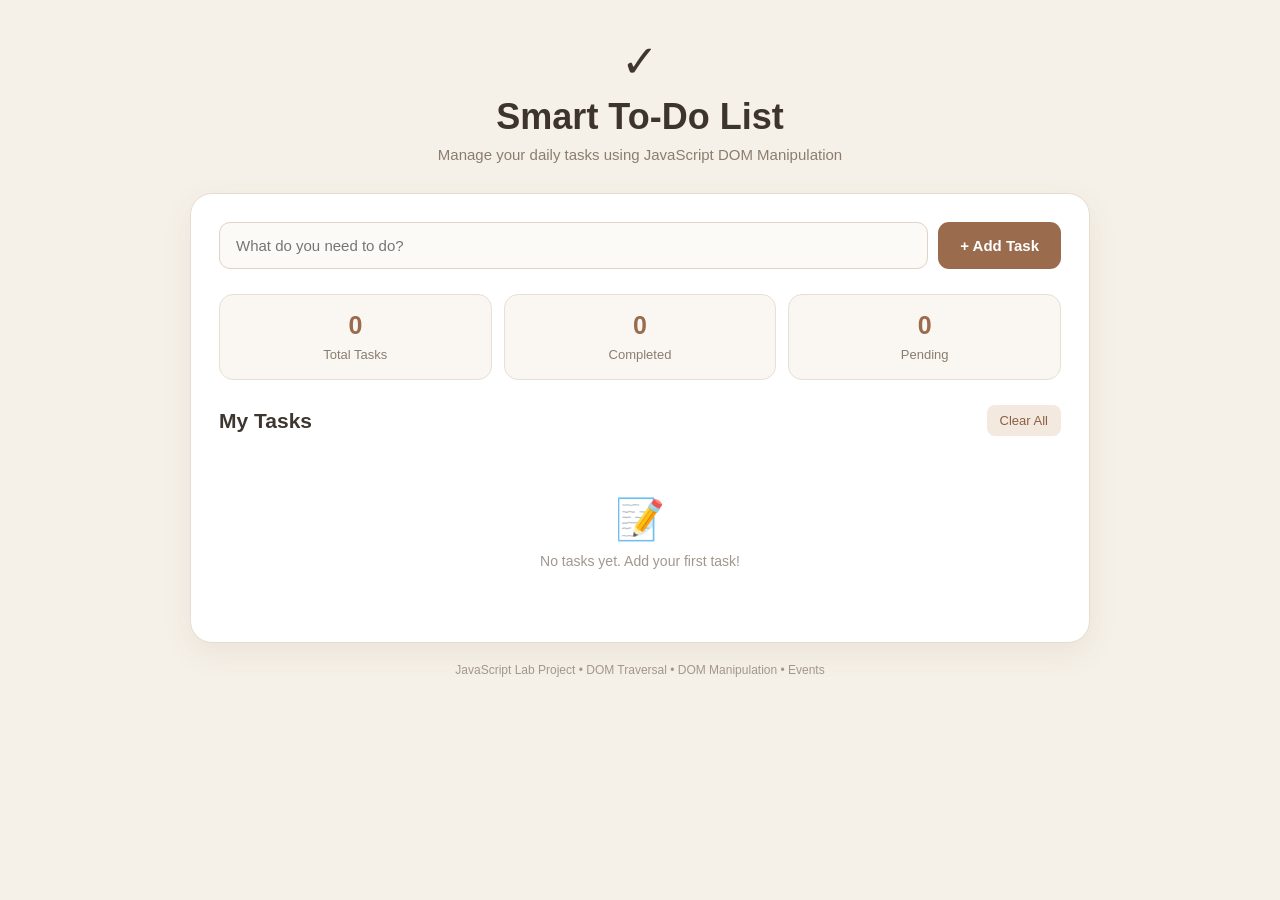
<file: Casestudy_07_Kanak_Tembhurne_1290.html>
<!DOCTYPE html>
<html lang="en">
<head>
    <meta charset="UTF-8">
    <meta name="viewport" content="width=device-width, initial-scale=1.0">
    <title>Smart To-Do List</title>

    <style>
        * {
            margin: 0;
            padding: 0;
            box-sizing: border-box;
            font-family: Arial, sans-serif;
        }

        body {
            min-height: 100vh;
            background: #f6f1e8;
            color: #3f372f;
            padding: 35px 20px;
        }

        .container {
            max-width: 900px;
            margin: auto;
        }

        /* HEADER */

        header {
            text-align: center;
            margin-bottom: 30px;
        }

        header .icon {
            font-size: 45px;
            margin-bottom: 8px;
        }

        header h1 {
            font-size: 36px;
            color: #3d342d;
            margin-bottom: 8px;
        }

        header p {
            color: #8a7d70;
            font-size: 15px;
        }

        /* MAIN CARD */

        .main-card {
            background: white;
            border: 1px solid #e6ddd2;
            border-radius: 22px;
            padding: 28px;
            box-shadow: 0 10px 30px rgba(87, 69, 49, 0.08);
        }

        /* INPUT AREA */

        .input-area {
            display: flex;
            gap: 10px;
            margin-bottom: 25px;
        }

        #taskInput {
            flex: 1;
            padding: 14px 16px;
            border: 1px solid #ded3c6;
            border-radius: 11px;
            background: #fcfaf7;
            color: #3f372f;
            font-size: 15px;
            outline: none;
        }

        #taskInput:focus {
            border-color: #b58664;
            box-shadow: 0 0 0 3px rgba(181, 134, 100, 0.12);
        }

        #addBtn {
            padding: 14px 22px;
            border: none;
            border-radius: 11px;
            background: #9a6b4d;
            color: white;
            font-size: 15px;
            font-weight: bold;
            cursor: pointer;
        }

        #addBtn:hover {
            background: #81573e;
        }

        /* STATISTICS */

        .stats {
            display: grid;
            grid-template-columns: repeat(3, 1fr);
            gap: 12px;
            margin-bottom: 25px;
        }

        .stat-box {
            background: #faf7f2;
            border: 1px solid #e8dfd5;
            border-radius: 14px;
            padding: 16px;
            text-align: center;
        }

        .stat-number {
            display: block;
            font-size: 25px;
            font-weight: bold;
            color: #9a6b4d;
            margin-bottom: 5px;
        }

        .stat-label {
            color: #8a7d70;
            font-size: 13px;
        }

        /* SECTION HEADER */

        .list-header {
            display: flex;
            justify-content: space-between;
            align-items: center;
            margin-bottom: 15px;
        }

        .list-header h2 {
            font-size: 21px;
        }

        #clearBtn {
            border: none;
            background: #f4e9df;
            color: #8a6045;
            padding: 8px 13px;
            border-radius: 8px;
            cursor: pointer;
            font-size: 13px;
        }

        #clearBtn:hover {
            background: #ead9c9;
        }

        /* TASK LIST */

        #taskList {
            list-style: none;
        }

        .task-item {
            display: flex;
            align-items: center;
            gap: 12px;
            padding: 14px;
            margin-bottom: 10px;
            background: #fcfaf7;
            border: 1px solid #e7ddd2;
            border-radius: 12px;
            transition: 0.2s;
        }

        .task-item:hover {
            border-color: #d2bda9;
            transform: translateY(-1px);
        }

        .check-btn {
            width: 22px;
            height: 22px;
            border-radius: 50%;
            border: 2px solid #b89576;
            background: white;
            cursor: pointer;
            flex-shrink: 0;
        }

        .task-text {
            flex: 1;
            font-size: 15px;
            color: #51463c;
            word-break: break-word;
        }

        .completed .task-text {
            text-decoration: line-through;
            color: #a59b91;
        }

        .completed .check-btn {
            background: #9a6b4d;
            border-color: #9a6b4d;
        }

        /* ACTION BUTTONS */

        .actions {
            display: flex;
            gap: 6px;
        }

        .edit-btn,
        .delete-btn {
            border: none;
            padding: 7px 10px;
            border-radius: 7px;
            cursor: pointer;
            font-size: 12px;
        }

        .edit-btn {
            background: #eee6dc;
            color: #755b46;
        }

        .delete-btn {
            background: #f5e4df;
            color: #a05d51;
        }

        .edit-btn:hover {
            background: #e3d6c7;
        }

        .delete-btn:hover {
            background: #ead0c9;
        }

        /* EMPTY MESSAGE */

        .empty {
            text-align: center;
            padding: 45px 20px;
            color: #a3978c;
        }

        .empty-icon {
            font-size: 40px;
            margin-bottom: 10px;
        }

        .empty p {
            font-size: 14px;
        }

        /* FOOTER */

        footer {
            text-align: center;
            margin-top: 20px;
            color: #a3978c;
            font-size: 12px;
        }

        /* RESPONSIVE */

        @media (max-width: 600px) {

            body {
                padding: 20px 12px;
            }

            .main-card {
                padding: 20px;
            }

            header h1 {
                font-size: 29px;
            }

            .input-area {
                flex-direction: column;
            }

            #addBtn {
                width: 100%;
            }

            .stats {
                grid-template-columns: 1fr;
            }

            .task-item {
                align-items: flex-start;
            }

            .actions {
                flex-direction: column;
            }
        }
    </style>
</head>

<body>

<div class="container">

    <!-- HEADER -->

    <header>
        <div class="icon">✓</div>
        <h1>Smart To-Do List</h1>
        <p>Manage your daily tasks using JavaScript DOM Manipulation</p>
    </header>


    <!-- MAIN -->

    <div class="main-card">

        <!-- INPUT -->

        <div class="input-area">

            <input
                type="text"
                id="taskInput"
                placeholder="What do you need to do?"
            >

            <button id="addBtn" onclick="addTask()">
                + Add Task
            </button>

        </div>


        <!-- STATISTICS -->

        <div class="stats">

            <div class="stat-box">
                <span class="stat-number" id="totalTasks">0</span>
                <span class="stat-label">Total Tasks</span>
            </div>

            <div class="stat-box">
                <span class="stat-number" id="completedTasks">0</span>
                <span class="stat-label">Completed</span>
            </div>

            <div class="stat-box">
                <span class="stat-number" id="pendingTasks">0</span>
                <span class="stat-label">Pending</span>
            </div>

        </div>


        <!-- TASK HEADER -->

        <div class="list-header">

            <h2>My Tasks</h2>

            <button id="clearBtn" onclick="clearTasks()">
                Clear All
            </button>

        </div>


        <!-- TASK LIST -->

        <ul id="taskList">

            <div class="empty" id="emptyMessage">

                <div class="empty-icon">📝</div>

                <p>
                    No tasks yet. Add your first task!
                </p>

            </div>

        </ul>

    </div>


    <footer>
        JavaScript Lab Project • DOM Traversal • DOM Manipulation • Events
    </footer>

</div>


<script>

    /* --------------------------------
       ADD TASK
    -------------------------------- */

    function addTask() {

        let input =
            document.getElementById("taskInput");

        let taskText =
            input.value.trim();

        // Check for empty task
        if (taskText === "") {

            alert("Please enter a task.");

            return;
        }


        // Create new list item
        let li =
            document.createElement("li");

        li.className = "task-item";


        // Create check button
        let checkButton =
            document.createElement("button");

        checkButton.className = "check-btn";

        checkButton.onclick =
            function() {

                toggleTask(li);

            };


        // Create task text
        let span =
            document.createElement("span");

        span.className = "task-text";

        span.textContent = taskText;


        // Create action container
        let actions =
            document.createElement("div");

        actions.className = "actions";


        // Edit button
        let editButton =
            document.createElement("button");

        editButton.className = "edit-btn";

        editButton.textContent = "Edit";

        editButton.onclick =
            function() {

                editTask(span);

            };


        // Delete button
        let deleteButton =
            document.createElement("button");

        deleteButton.className = "delete-btn";

        deleteButton.textContent = "Delete";

        deleteButton.onclick =
            function() {

                deleteTask(li);

            };


        // Add buttons to actions
        actions.appendChild(editButton);

        actions.appendChild(deleteButton);


        // Add everything to list item
        li.appendChild(checkButton);

        li.appendChild(span);

        li.appendChild(actions);


        // Add list item to task list
        document
            .getElementById("taskList")
            .appendChild(li);


        // Clear input
        input.value = "";

        input.focus();


        // Hide empty message
        document
            .getElementById("emptyMessage")
            .style.display = "none";


        updateStatistics();
    }


    /* --------------------------------
       COMPLETE / UNCOMPLETE TASK
    -------------------------------- */

    function toggleTask(task) {

        task.classList.toggle("completed");

        updateStatistics();
    }


    /* --------------------------------
       EDIT TASK
    -------------------------------- */

    function editTask(taskText) {

        let newText =
            prompt(
                "Edit your task:",
                taskText.textContent
            );


        if (newText !== null) {

            newText = newText.trim();


            if (newText !== "") {

                taskText.textContent =
                    newText;

            } else {

                alert("Task cannot be empty.");

            }

        }

    }


    /* --------------------------------
       DELETE TASK
    -------------------------------- */

    function deleteTask(task) {

        task.remove();

        updateEmptyMessage();

        updateStatistics();
    }


    /* --------------------------------
       CLEAR ALL TASKS
    -------------------------------- */

    function clearTasks() {

        let taskList =
            document.getElementById("taskList");


        // DOM traversal
        let tasks =
            taskList.querySelectorAll(".task-item");


        if (tasks.length === 0) {

            return;

        }


        if (confirm("Delete all tasks?")) {

            tasks.forEach(function(task) {

                task.remove();

            });

            updateEmptyMessage();

            updateStatistics();

        }

    }


    /* --------------------------------
       UPDATE EMPTY MESSAGE
    -------------------------------- */

    function updateEmptyMessage() {

        let taskList =
            document.getElementById("taskList");

        let tasks =
            taskList.querySelectorAll(".task-item");

        let emptyMessage =
            document.getElementById("emptyMessage");


        if (tasks.length === 0) {

            emptyMessage.style.display =
                "block";

        } else {

            emptyMessage.style.display =
                "none";

        }

    }


    /* --------------------------------
       UPDATE STATISTICS
    -------------------------------- */

    function updateStatistics() {

        let taskList =
            document.getElementById("taskList");


        // DOM traversal
        let tasks =
            taskList.querySelectorAll(".task-item");


        let completed =
            taskList.querySelectorAll(
                ".task-item.completed"
            );


        let total =
            tasks.length;

        let completedCount =
            completed.length;

        let pending =
            total - completedCount;


        // Update DOM
        document.getElementById("totalTasks")
            .textContent = total;

        document.getElementById("completedTasks")
            .textContent = completedCount;

        document.getElementById("pendingTasks")
            .textContent = pending;

    }


    /* --------------------------------
       ENTER KEY SUPPORT
    -------------------------------- */

    document
        .getElementById("taskInput")
        .addEventListener(
            "keypress",
            function(event) {

                if (event.key === "Enter") {

                    addTask();

                }

            }
        );

</script>

</body>
</html>
</file>
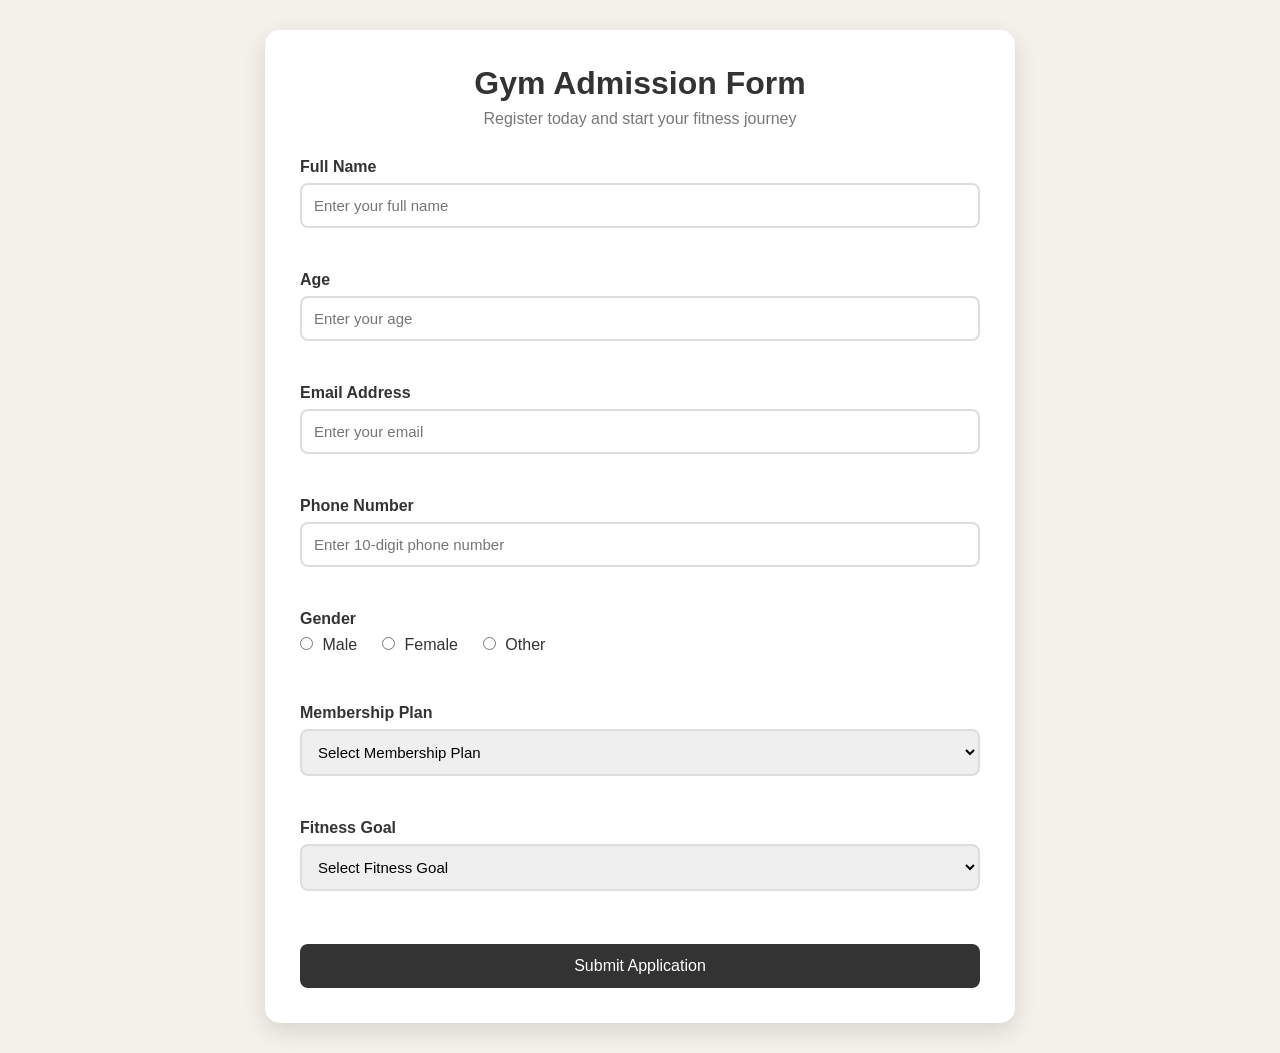
<file: Casestudy_08_Kanak_Tembhurne_1290.html>
<!DOCTYPE html>
<html lang="en">
<head>
    <meta charset="UTF-8">
    <meta name="viewport" content="width=device-width, initial-scale=1.0">
    <title>Gym Admission Form</title>

    <style>
        * {
            box-sizing: border-box;
            margin: 0;
            padding: 0;
        }

        body {
            font-family: Arial, sans-serif;
            background: #f4f1ea;
            min-height: 100vh;
            padding: 30px;
        }

        .container {
            width: 100%;
            max-width: 750px;
            margin: auto;
            background: white;
            padding: 35px;
            border-radius: 15px;
            box-shadow: 0 8px 25px rgba(0, 0, 0, 0.12);
        }

        h1 {
            text-align: center;
            color: #333;
            margin-bottom: 8px;
        }

        .subtitle {
            text-align: center;
            color: #777;
            margin-bottom: 30px;
        }

        .form-group {
            margin-bottom: 20px;
        }

        label {
            display: block;
            margin-bottom: 7px;
            font-weight: bold;
            color: #333;
        }

        input,
        select {
            width: 100%;
            padding: 12px;
            border: 2px solid #ddd;
            border-radius: 8px;
            font-size: 15px;
            outline: none;
        }

        input:focus,
        select:focus {
            border-color: #555;
        }

        .gender-options {
            display: flex;
            gap: 25px;
            margin-top: 8px;
        }

        .gender-options label {
            font-weight: normal;
        }

        .gender-options input {
            width: auto;
            margin-right: 5px;
        }

        .message {
            font-size: 13px;
            margin-top: 5px;
            min-height: 18px;
        }

        .success {
            color: green;
        }

        .error {
            color: red;
        }

        .valid-input {
            border-color: green;
        }

        .invalid-input {
            border-color: red;
        }

        button {
            width: 100%;
            padding: 13px;
            border: none;
            border-radius: 8px;
            background: #333;
            color: white;
            font-size: 16px;
            cursor: pointer;
            margin-top: 10px;
        }

        button:hover {
            background: #555;
        }

        /* Registration Summary */

        #registrationResult {
            display: none;
            margin-top: 30px;
            border: 2px solid #ddd;
            border-radius: 12px;
            overflow: hidden;
        }

        .result-header {
            background: #333;
            color: white;
            padding: 16px;
            text-align: center;
        }

        .result-header h2 {
            margin-bottom: 5px;
        }

        .result-header p {
            font-size: 14px;
        }

        .details {
            padding: 20px;
        }

        .detail-row {
            display: flex;
            justify-content: space-between;
            gap: 20px;
            padding: 12px 5px;
            border-bottom: 1px solid #eee;
        }

        .detail-row:last-child {
            border-bottom: none;
        }

        .detail-label {
            font-weight: bold;
            color: #555;
        }

        .detail-value {
            color: #222;
            text-align: right;
        }

        .registered {
            margin-top: 15px;
            padding: 12px;
            background: #e8f5e9;
            color: #2e7d32;
            border-radius: 8px;
            text-align: center;
            font-weight: bold;
        }

        @media (max-width: 600px) {

            .container {
                padding: 25px 20px;
            }

            .gender-options {
                flex-direction: column;
                gap: 8px;
            }

            .detail-row {
                flex-direction: column;
                gap: 5px;
            }

            .detail-value {
                text-align: left;
            }
        }
    </style>
</head>

<body>

    <div class="container">

        <h1>Gym Admission Form</h1>

        <p class="subtitle">
            Register today and start your fitness journey
        </p>


        <form id="gymForm">

            <!-- Full Name -->

            <div class="form-group">

                <label for="name">Full Name</label>

                <input
                    type="text"
                    id="name"
                    placeholder="Enter your full name"
                >

                <p id="nameMessage" class="message"></p>

            </div>


            <!-- Age -->

            <div class="form-group">

                <label for="age">Age</label>

                <input
                    type="number"
                    id="age"
                    placeholder="Enter your age"
                >

                <p id="ageMessage" class="message"></p>

            </div>


            <!-- Email -->

            <div class="form-group">

                <label for="email">Email Address</label>

                <input
                    type="text"
                    id="email"
                    placeholder="Enter your email"
                >

                <p id="emailMessage" class="message"></p>

            </div>


            <!-- Phone -->

            <div class="form-group">

                <label for="phone">Phone Number</label>

                <input
                    type="text"
                    id="phone"
                    placeholder="Enter 10-digit phone number"
                >

                <p id="phoneMessage" class="message"></p>

            </div>


            <!-- Gender -->

            <div class="form-group">

                <label>Gender</label>

                <div class="gender-options">

                    <label>
                        <input
                            type="radio"
                            name="gender"
                            value="Male"
                        >
                        Male
                    </label>

                    <label>
                        <input
                            type="radio"
                            name="gender"
                            value="Female"
                        >
                        Female
                    </label>

                    <label>
                        <input
                            type="radio"
                            name="gender"
                            value="Other"
                        >
                        Other
                    </label>

                </div>

                <p id="genderMessage" class="message"></p>

            </div>


            <!-- Membership -->

            <div class="form-group">

                <label for="membership">
                    Membership Plan
                </label>

                <select id="membership">

                    <option value="">
                        Select Membership Plan
                    </option>

                    <option value="Monthly">
                        Monthly
                    </option>

                    <option value="Quarterly">
                        Quarterly
                    </option>

                    <option value="Half-Yearly">
                        Half-Yearly
                    </option>

                    <option value="Yearly">
                        Yearly
                    </option>

                </select>

                <p id="membershipMessage" class="message"></p>

            </div>


            <!-- Fitness Goal -->

            <div class="form-group">

                <label for="goal">
                    Fitness Goal
                </label>

                <select id="goal">

                    <option value="">
                        Select Fitness Goal
                    </option>

                    <option value="Weight Loss">
                        Weight Loss
                    </option>

                    <option value="Muscle Gain">
                        Muscle Gain
                    </option>

                    <option value="General Fitness">
                        General Fitness
                    </option>

                    <option value="Strength Training">
                        Strength Training
                    </option>

                </select>

                <p id="goalMessage" class="message"></p>

            </div>


            <button type="submit">
                Submit Application
            </button>

        </form>


        <!-- Dynamic Registration Result -->

        <div id="registrationResult">

            <div class="result-header">

                <h2>Registration Successful!</h2>

                <p>Gym Membership Details</p>

            </div>


            <div class="details">

                <div class="detail-row">

                    <span class="detail-label">
                        Full Name
                    </span>

                    <span
                        id="resultName"
                        class="detail-value"
                    ></span>

                </div>


                <div class="detail-row">

                    <span class="detail-label">
                        Age
                    </span>

                    <span
                        id="resultAge"
                        class="detail-value"
                    ></span>

                </div>


                <div class="detail-row">

                    <span class="detail-label">
                        Email
                    </span>

                    <span
                        id="resultEmail"
                        class="detail-value"
                    ></span>

                </div>


                <div class="detail-row">

                    <span class="detail-label">
                        Phone Number
                    </span>

                    <span
                        id="resultPhone"
                        class="detail-value"
                    ></span>

                </div>


                <div class="detail-row">

                    <span class="detail-label">
                        Gender
                    </span>

                    <span
                        id="resultGender"
                        class="detail-value"
                    ></span>

                </div>


                <div class="detail-row">

                    <span class="detail-label">
                        Membership Plan
                    </span>

                    <span
                        id="resultMembership"
                        class="detail-value"
                    ></span>

                </div>


                <div class="detail-row">

                    <span class="detail-label">
                        Fitness Goal
                    </span>

                    <span
                        id="resultGoal"
                        class="detail-value"
                    ></span>

                </div>


                <div class="registered">
                    ✓ Member registered successfully!
                </div>

            </div>

        </div>

    </div>


    <script>

        // ==========================================
        // GET HTML ELEMENTS
        // ==========================================

        var nameInput = document.getElementById("name");

        var ageInput = document.getElementById("age");

        var emailInput = document.getElementById("email");

        var phoneInput = document.getElementById("phone");

        var membershipInput =
            document.getElementById("membership");

        var goalInput =
            document.getElementById("goal");

        var form =
            document.getElementById("gymForm");

        var registrationResult =
            document.getElementById("registrationResult");


        // ==========================================
        // NAME VALIDATION
        // ==========================================

        function validateName() {

            var name = nameInput.value.trim();

            var message =
                document.getElementById("nameMessage");

            var namePattern = /^[A-Za-z ]+$/;


            if (name === "") {

                message.textContent =
                    "Name is required.";

                message.className =
                    "message error";

                nameInput.classList.add(
                    "invalid-input"
                );

                nameInput.classList.remove(
                    "valid-input"
                );

                return false;

            }

            else if (!namePattern.test(name)) {

                message.textContent =
                    "Name should contain only letters.";

                message.className =
                    "message error";

                nameInput.classList.add(
                    "invalid-input"
                );

                nameInput.classList.remove(
                    "valid-input"
                );

                return false;

            }

            else {

                message.textContent =
                    "✓ Name is valid.";

                message.className =
                    "message success";

                nameInput.classList.add(
                    "valid-input"
                );

                nameInput.classList.remove(
                    "invalid-input"
                );

                return true;
            }
        }


        // ==========================================
        // AGE VALIDATION
        // ==========================================

        function validateAge() {

            var age = ageInput.value;

            var message =
                document.getElementById("ageMessage");


            if (age === "") {

                message.textContent =
                    "Age is required.";

                message.className =
                    "message error";

                ageInput.classList.add(
                    "invalid-input"
                );

                ageInput.classList.remove(
                    "valid-input"
                );

                return false;

            }

            else if (age < 16 || age > 60) {

                message.textContent =
                    "Age must be between 16 and 60.";

                message.className =
                    "message error";

                ageInput.classList.add(
                    "invalid-input"
                );

                ageInput.classList.remove(
                    "valid-input"
                );

                return false;

            }

            else {

                message.textContent =
                    "✓ Valid age.";

                message.className =
                    "message success";

                ageInput.classList.add(
                    "valid-input"
                );

                ageInput.classList.remove(
                    "invalid-input"
                );

                return true;
            }
        }


        // ==========================================
        // EMAIL VALIDATION
        // ==========================================

        function validateEmail() {

            var email =
                emailInput.value.trim();

            var message =
                document.getElementById("emailMessage");

            var emailPattern =
                /^[^\s@]+@[^\s@]+\.[^\s@]+$/;


            if (email === "") {

                message.textContent =
                    "Email is required.";

                message.className =
                    "message error";

                emailInput.classList.add(
                    "invalid-input"
                );

                emailInput.classList.remove(
                    "valid-input"
                );

                return false;

            }

            else if (!emailPattern.test(email)) {

                message.textContent =
                    "Enter a valid email address.";

                message.className =
                    "message error";

                emailInput.classList.add(
                    "invalid-input"
                );

                emailInput.classList.remove(
                    "valid-input"
                );

                return false;

            }

            else {

                message.textContent =
                    "✓ Email is valid.";

                message.className =
                    "message success";

                emailInput.classList.add(
                    "valid-input"
                );

                emailInput.classList.remove(
                    "invalid-input"
                );

                return true;
            }
        }


        // ==========================================
        // PHONE VALIDATION
        // ==========================================

        function validatePhone() {

            var phone =
                phoneInput.value.trim();

            var message =
                document.getElementById("phoneMessage");

            var phonePattern =
                /^[0-9]{10}$/;


            if (phone === "") {

                message.textContent =
                    "Phone number is required.";

                message.className =
                    "message error";

                phoneInput.classList.add(
                    "invalid-input"
                );

                phoneInput.classList.remove(
                    "valid-input"
                );

                return false;

            }

            else if (!phonePattern.test(phone)) {

                message.textContent =
                    "Phone number must contain 10 digits.";

                message.className =
                    "message error";

                phoneInput.classList.add(
                    "invalid-input"
                );

                phoneInput.classList.remove(
                    "valid-input"
                );

                return false;

            }

            else {

                message.textContent =
                    "✓ Phone number is valid.";

                message.className =
                    "message success";

                phoneInput.classList.add(
                    "valid-input"
                );

                phoneInput.classList.remove(
                    "invalid-input"
                );

                return true;
            }
        }


        // ==========================================
        // GENDER VALIDATION
        // ==========================================

        function validateGender() {

            var gender =
                document.querySelector(
                    'input[name="gender"]:checked'
                );

            var message =
                document.getElementById(
                    "genderMessage"
                );


            if (gender == null) {

                message.textContent =
                    "Please select your gender.";

                message.className =
                    "message error";

                return false;

            }

            else {

                message.textContent =
                    "✓ Gender selected.";

                message.className =
                    "message success";

                return true;
            }
        }


        // ==========================================
        // MEMBERSHIP VALIDATION
        // ==========================================

        function validateMembership() {

            var message =
                document.getElementById(
                    "membershipMessage"
                );


            if (membershipInput.value === "") {

                message.textContent =
                    "Please select a membership plan.";

                message.className =
                    "message error";

                return false;

            }

            else {

                message.textContent =
                    "✓ Membership selected.";

                message.className =
                    "message success";

                return true;
            }
        }


        // ==========================================
        // FITNESS GOAL VALIDATION
        // ==========================================

        function validateGoal() {

            var message =
                document.getElementById(
                    "goalMessage"
                );


            if (goalInput.value === "") {

                message.textContent =
                    "Please select your fitness goal.";

                message.className =
                    "message error";

                return false;

            }

            else {

                message.textContent =
                    "✓ Fitness goal selected.";

                message.className =
                    "message success";

                return true;
            }
        }


        // ==========================================
        // LIVE INPUT CHECKING
        // ==========================================

        nameInput.addEventListener(
            "input",
            validateName
        );

        ageInput.addEventListener(
            "input",
            validateAge
        );

        emailInput.addEventListener(
            "input",
            validateEmail
        );

        phoneInput.addEventListener(
            "input",
            validatePhone
        );

        membershipInput.addEventListener(
            "change",
            validateMembership
        );

        goalInput.addEventListener(
            "change",
            validateGoal
        );


        // Gender live validation

        var genderButtons =
            document.querySelectorAll(
                'input[name="gender"]'
            );


        genderButtons.forEach(
            function(gender) {

                gender.addEventListener(
                    "change",
                    validateGender
                );

            }
        );


        // ==========================================
        // FORM SUBMISSION
        // ==========================================

        form.addEventListener(
            "submit",
            function(event) {

                event.preventDefault();


                // Validate all fields

                var validName =
                    validateName();

                var validAge =
                    validateAge();

                var validEmail =
                    validateEmail();

                var validPhone =
                    validatePhone();

                var validGender =
                    validateGender();

                var validMembership =
                    validateMembership();

                var validGoal =
                    validateGoal();


                // Check whether everything is valid

                if (
                    validName &&
                    validAge &&
                    validEmail &&
                    validPhone &&
                    validGender &&
                    validMembership &&
                    validGoal
                ) {


                    // ==================================
                    // GET REGISTERED VALUES
                    // ==================================

                    var registeredName =
                        nameInput.value;

                    var registeredAge =
                        ageInput.value;

                    var registeredEmail =
                        emailInput.value;

                    var registeredPhone =
                        phoneInput.value;

                    var registeredGender =
                        document.querySelector(
                            'input[name="gender"]:checked'
                        ).value;

                    var registeredMembership =
                        membershipInput.value;

                    var registeredGoal =
                        goalInput.value;


                    // ==================================
                    // DOM MANIPULATION
                    // DISPLAY REGISTERED INFORMATION
                    // ==================================

                    document.getElementById(
                        "resultName"
                    ).textContent =
                        registeredName;

                    document.getElementById(
                        "resultAge"
                    ).textContent =
                        registeredAge;

                    document.getElementById(
                        "resultEmail"
                    ).textContent =
                        registeredEmail;

                    document.getElementById(
                        "resultPhone"
                    ).textContent =
                        registeredPhone;

                    document.getElementById(
                        "resultGender"
                    ).textContent =
                        registeredGender;

                    document.getElementById(
                        "resultMembership"
                    ).textContent =
                        registeredMembership;

                    document.getElementById(
                        "resultGoal"
                    ).textContent =
                        registeredGoal;


                    // Show registration result

                    registrationResult.style.display =
                        "block";


                    // Scroll to result

                    registrationResult.scrollIntoView({
                        behavior: "smooth"
                    });

                }

                else {

                    registrationResult.style.display =
                        "none";

                }

            }
        );

    </script>

</body>
</html>
</file>
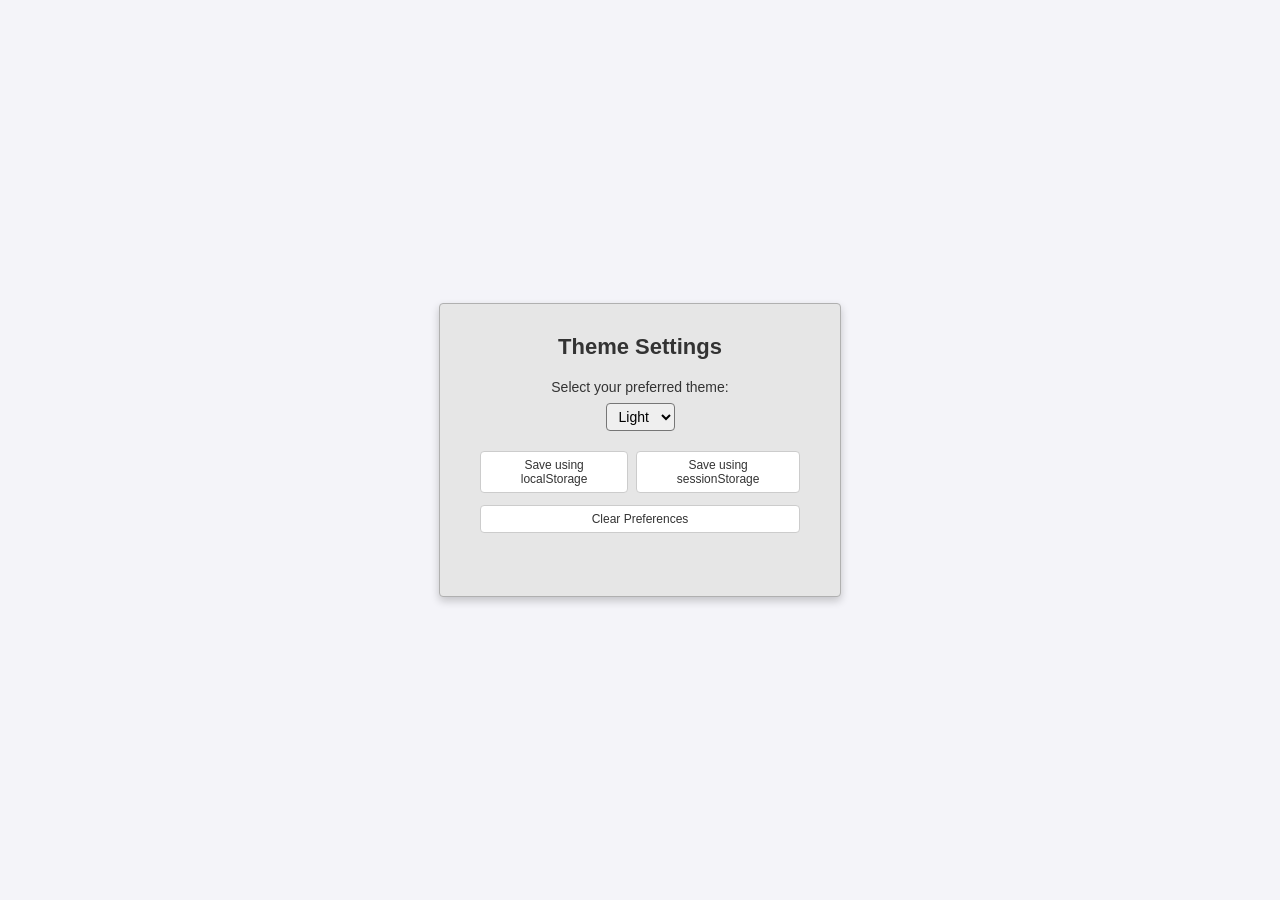
<file: Casestudy_09_KanakTembhurne_1290.html>
<!DOCTYPE html>
<html lang="en">
<head>
    <meta charset="UTF-8">
    <meta name="viewport" content="width=device-width, initial-scale=1.0">
    <title>Experiment 9 - Theme Settings</title>
    <style>
        body {
            font-family: Arial, sans-serif;
            display: flex;
            justify-content: center;
            align-items: center;
            height: 100vh;
            margin: 0;
            transition: background-color 0.3s, color 0.3s;
        }

        /* Light Theme Styles */
        body.light {
            background-color: #f4f4f9;
            color: #333333;
        }

        body.light .card {
            background-color: #e6e6e6;
            border: 1px solid #b0b0b0;
        }

        /* Dark Theme Styles */
        body.dark {
            background-color: #1e1e1e;
            color: #ffffff;
        }

        body.dark .card {
            background-color: #4a3b32;
            border: 1px solid #6b5245;
        }

        .card {
            padding: 30px 40px;
            border-radius: 4px;
            text-align: center;
            width: 320px;
            box-shadow: 0 4px 8px rgba(0, 0, 0, 0.2);
        }

        h2 {
            margin-top: 0;
            font-size: 22px;
        }

        label {
            display: block;
            margin-bottom: 8px;
            font-size: 14px;
        }

        select {
            padding: 4px 8px;
            margin-bottom: 20px;
            font-size: 14px;
            border-radius: 4px;
        }

        .button-group {
            display: flex;
            justify-content: space-between;
            margin-bottom: 12px;
            gap: 8px;
        }

        button {
            padding: 6px 10px;
            font-size: 12px;
            cursor: pointer;
            border: 1px solid #ccc;
            border-radius: 4px;
            background-color: #ffffff;
            color: #333;
        }

        button:hover {
            background-color: #f0f0f0;
        }

        .clear-btn {
            width: 100%;
            margin-bottom: 15px;
        }

        .status-msg {
            font-size: 13px;
            min-height: 18px;
            margin: 0;
        }
    </style>
</head>
<body class="light">

    <div class="card">
        <h2>Theme Settings</h2>
        
        <label for="themeSelect">Select your preferred theme:</label>
        <select id="themeSelect" onchange="previewTheme()">
            <option value="light">Light</option>
            <option value="dark">Dark</option>
        </select>

        <div class="button-group">
            <button onclick="saveLocalStorage()">Save using localStorage</button>
            <button onclick="saveSessionStorage()">Save using sessionStorage</button>
        </div>

        <button class="clear-btn" onclick="clearPreferences()">Clear Preferences</button>

        <p id="statusMsg" class="status-msg"></p>
    </div>

    <script>
        const themeSelect = document.getElementById('themeSelect');
        const statusMsg = document.getElementById('statusMsg');

        // Apply temporary theme dynamically upon changing select dropdown
        function previewTheme() {
            document.body.className = themeSelect.value;
        }

        // Save theme in localStorage (persists when tab/browser closes)
        function saveLocalStorage() {
            const selectedTheme = themeSelect.value;
            // Clear sessionStorage to avoid conflicts
            sessionStorage.removeItem('theme');
            
            localStorage.setItem('theme', selectedTheme);
            statusMsg.textContent = 'Theme saved using localStorage.';
        }

        // Save theme in sessionStorage (resets to default light when reloaded or reopened)
        function saveSessionStorage() {
            const selectedTheme = themeSelect.value;
            // Clear localStorage to avoid persistence override
            localStorage.removeItem('theme');
            
            sessionStorage.setItem('theme', selectedTheme);
            statusMsg.textContent = 'Theme saved using sessionStorage.';
        }

        // Clear all saved theme preferences and reset to Light
        function clearPreferences() {
            localStorage.removeItem('theme');
            sessionStorage.removeItem('theme');
            
            document.body.className = 'light';
            themeSelect.value = 'light';
            statusMsg.textContent = 'Preferences cleared.';
        }

        // Load saved theme on initial page load
        function loadTheme() {
            const localTheme = localStorage.getItem('theme');
            const sessionTheme = sessionStorage.getItem('theme');

            if (localTheme) {
                // Persistent state restored
                document.body.className = localTheme;
                themeSelect.value = localTheme;
                statusMsg.textContent = 'Theme loaded from localStorage.';
            } else if (sessionTheme) {
                // Session state applied
                document.body.className = sessionTheme;
                themeSelect.value = sessionTheme;
                statusMsg.textContent = 'Theme saved using sessionStorage.';
            } else {
                // Default theme when session ends, reloaded, or cleared
                document.body.className = 'light';
                themeSelect.value = 'light';
                statusMsg.textContent = '';
            }
        }

        // Run theme loader on startup
        loadTheme();
    </script>
</body>
</html>
</file>
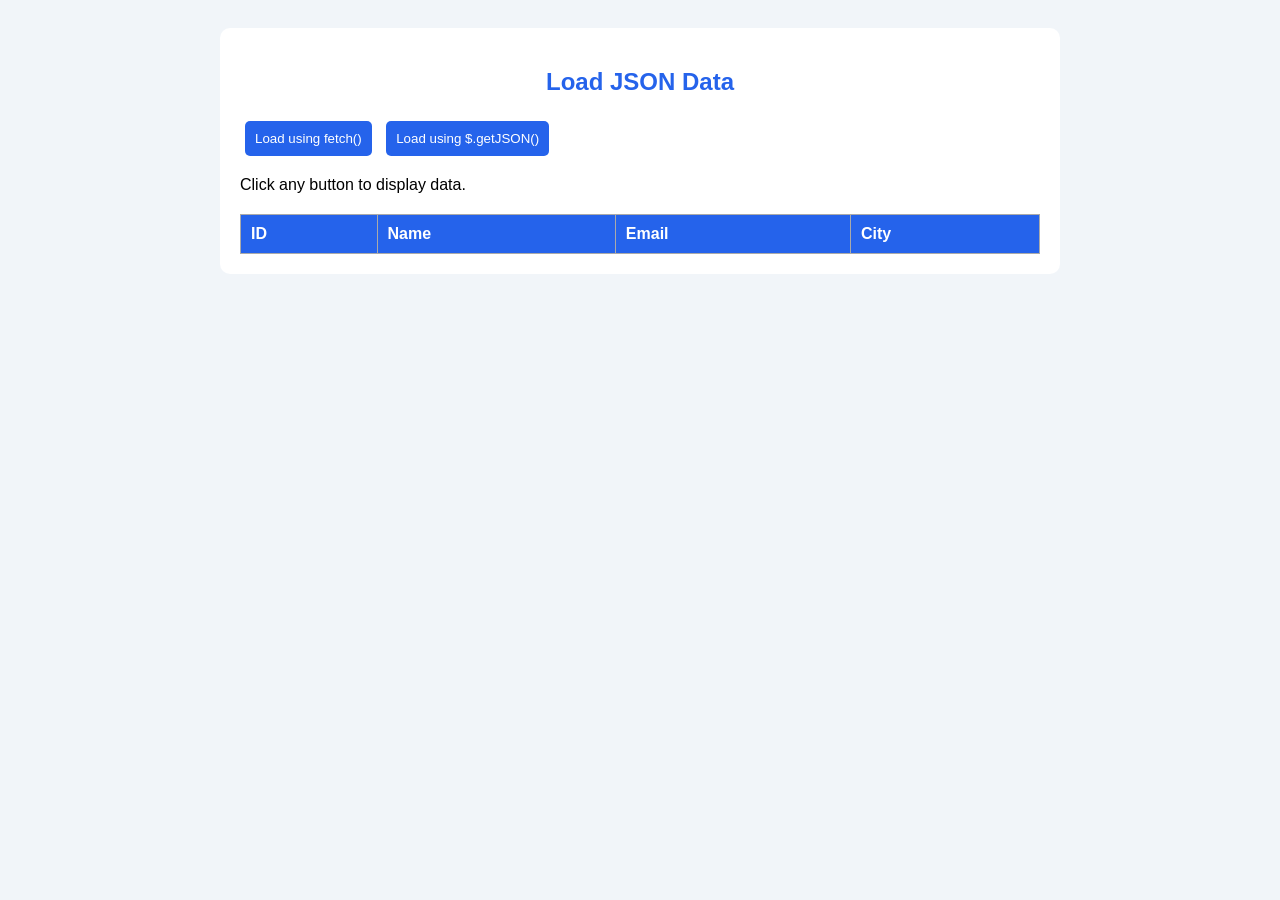
<file: Casestudy_10_KanakTembhurne_1290.html>
<!DOCTYPE html>
<html lang="en">
<head>
<meta charset="UTF-8">
<meta name="viewport" content="width=device-width, initial-scale=1.0">
<title>Experiment 10 - JSON Data</title>

<script src="https://code.jquery.com/jquery-3.7.1.min.js"></script>

<style>
body {
    font-family: Arial, sans-serif;
    background: #f1f5f9;
    padding: 20px;
}
.container {
    max-width: 800px;
    margin: auto;
    background: white;
    padding: 20px;
    border-radius: 10px;
}
h2 { text-align: center; color: #2563eb; }
button {
    padding: 10px;
    margin: 5px;
    background: #2563eb;
    color: white;
    border: none;
    border-radius: 5px;
    cursor: pointer;
}
table {
    width: 100%;
    border-collapse: collapse;
    margin-top: 20px;
}
th, td {
    border: 1px solid #aaa;
    padding: 10px;
    text-align: left;
}
th { background: #2563eb; color: white; }
#status { margin-top: 15px; }
</style>
</head>

<body>
<div class="container">
    <h2>Load JSON Data</h2>

    <button onclick="useFetch()">Load using fetch()</button>
    <button onclick="useJQuery()">Load using $.getJSON()</button>

    <p id="status">Click any button to display data.</p>

    <table>
        <thead>
            <tr>
                <th>ID</th>
                <th>Name</th>
                <th>Email</th>
                <th>City</th>
            </tr>
        </thead>
        <tbody id="result"></tbody>
    </table>
</div>

<script>
const users = [
    {
        id: 1,
        name: "Rahul Sharma",
        email: "rahul@gmail.com",
        city: "Pune"
    },
    {
        id: 2,
        name: "Priya Patil",
        email: "priya@gmail.com",
        city: "Mumbai"
    },
    {
        id: 3,
        name: "Amit Verma",
        email: "amit@gmail.com",
        city: "Delhi"
    }
];

// Convert sample data to JSON
const jsonData = JSON.stringify(users);

function displayData(data) {
    const tbody = document.getElementById("result");
    tbody.replaceChildren();

    data.forEach(user => {
        const row = document.createElement("tr");

        [user.id, user.name, user.email, user.city]
            .forEach(value => {
                const cell = document.createElement("td");
                cell.textContent = value;
                row.appendChild(cell);
            });

        tbody.appendChild(row);
    });
}

// Method 1: Fetch API
function useFetch() {
    const status = document.getElementById("status");

    fetch("data:application/json," + encodeURIComponent(jsonData))
        .then(response => response.json())
        .then(data => {
            displayData(data);
            status.textContent = "Data loaded using fetch()!";
        })
        .catch(error => {
            status.textContent = "Error: " + error.message;
        });
}

// Method 2: jQuery $.getJSON()
function useJQuery() {
    const status = document.getElementById("status");

    if (!window.jQuery) {
        status.textContent =
            "jQuery did not load. Connect to the internet and refresh.";
        return;
    }

    const dataURL =
        "data:application/json," + encodeURIComponent(jsonData);

    $.getJSON(dataURL)
        .done(function(data) {
            displayData(data);
            status.textContent = "Data loaded using jQuery $.getJSON()!";
        })
        .fail(function() {
            status.textContent =
                "This browser blocked the data URL. Use the local-server method below.";
        });
}
</script>
</body>
</html>
</file>
<file: 24070521290_KanakTembhurne_Exp11/style.css>
:root {
    --bg: #0b1120;
    --panel: #111c30;
    --border: #24334b;
    --text: #f1f5f9;
    --muted: #94a3b8;
    --blue: #3b82f6;
    --green: #34d399;
}

* {
    box-sizing: border-box;
}

body {
    margin: 0;
    background:
        radial-gradient(ellipse at top left, #172554 0%, transparent 45%),
        var(--bg);
    color: var(--text);
    font-family: "Segoe UI", Arial, sans-serif;
    min-height: 100vh;
}

.topbar {
    display: flex;
    align-items: center;
    gap: 14px;
    padding: 22px max(5%, calc((100% - 1100px) / 2));
    border-bottom: 1px solid var(--border);
    background: #0b1120dd;
}

.brand-icon {
    background: #1d4ed8;
    border-radius: 14px;
    padding: 13px;
    font-size: 25px;
}

.topbar h1 {
    margin: 0;
    font-size: 21px;
}

.topbar p {
    margin: 5px 0 0;
    font-size: 11px;
    letter-spacing: 1.5px;
    color: var(--muted);
}

.live-badge {
    margin-left: auto;
    border: 1px solid #166534;
    color: #86efac;
    padding: 8px 12px;
    border-radius: 20px;
    font-size: 12px;
}

.live-badge span {
    display: inline-block;
    width: 7px;
    height: 7px;
    background: var(--green);
    border-radius: 50%;
    margin-right: 5px;
}

.dashboard {
    width: min(100% - 32px, 1000px);
    margin: 32px auto;
}

.welcome {
    display: flex;
    align-items: center;
    justify-content: space-between;
    padding: 28px;
    border: 1px solid var(--border);
    border-radius: 18px;
    background: linear-gradient(120deg, #14264a, #111c30);
}

.eyebrow {
    color: #60a5fa;
    font-size: 11px;
    letter-spacing: 1.6px;
    font-weight: bold;
}

.welcome h2 {
    font-size: clamp(23px, 4vw, 34px);
    margin: 12px 0;
}

.welcome p:last-child {
    color: var(--muted);
}

.welcome-icon {
    font-size: 55px;
}

.stats {
    display: grid;
    grid-template-columns: 1fr 1fr;
    gap: 18px;
    margin: 22px 0;
}

.stat-card, .panel, .info-card {
    background: var(--panel);
    border: 1px solid var(--border);
    border-radius: 16px;
    padding: 23px;
}

.stat-card > p {
    color: var(--muted);
    margin: 0;
}

.stat-card h2 {
    font-size: clamp(24px, 4vw, 35px);
    margin: 15px 0;
    font-variant-numeric: tabular-nums;
}

.stat-card span {
    font-size: 12px;
    color: #60a5fa;
}

.stat-card.highlight {
    background: linear-gradient(135deg, #172554, #312e81);
    border-color: #3730a3;
}

.stat-card.highlight h2 {
    color: #c4b5fd;
}

.panel {
    padding: 28px;
}

.panel-heading {
    display: flex;
    justify-content: space-between;
    align-items: center;
    gap: 12px;
}

.panel-heading h2 {
    margin: 8px 0 20px;
}

.tag {
    background: #334155;
    color: #cbd5e1;
    border-radius: 20px;
    padding: 8px 12px;
    font-size: 12px;
}

.tag.active {
    background: #14532d;
    color: #bbf7d0;
}

.tag.finished {
    background: #1e3a8a;
    color: #bfdbfe;
}

.class-info {
    display: flex;
    align-items: center;
    gap: 15px;
    padding: 18px 0;
}

.subject-icon {
    background: #1e3a8a;
    padding: 16px;
    border-radius: 12px;
    font-size: 25px;
}

.class-info h3 {
    margin: 0 0 6px;
}

.class-info p {
    color: var(--muted);
    margin: 0;
    font-size: 14px;
}

.progress-info {
    display: flex;
    justify-content: space-between;
    font-size: 13px;
    color: var(--muted);
    margin: 18px 0 10px;
}

.progress-track {
    height: 8px;
    background: #273449;
    border-radius: 20px;
    overflow: hidden;
}

#progressBar {
    height: 100%;
    width: 0%;
    background: linear-gradient(90deg, #3b82f6, #a78bfa);
    border-radius: inherit;
    transition: width 0.5s;
}

label {
    display: block;
    margin: 25px 0 10px;
    font-size: 14px;
}

input {
    width: 100%;
    padding: 13px;
    background: #0b1120;
    color: white;
    border: 1px solid #334155;
    border-radius: 8px;
    font: inherit;
    color-scheme: dark;
}

.actions {
    display: flex;
    gap: 10px;
    margin-top: 16px;
}

button {
    padding: 13px 18px;
    border: 0;
    border-radius: 8px;
    cursor: pointer;
    font-size: 14px;
    font-weight: 600;
}

button:disabled {
    opacity: 0.5;
    cursor: not-allowed;
}

.primary {
    background: var(--blue);
    color: white;
}

.primary:hover:not(:disabled) {
    background: #2563eb;
}

.secondary {
    background: #334155;
    color: white;
}

#message {
    color: var(--muted);
    font-size: 13px;
    margin-bottom: 0;
    overflow-wrap: anywhere;
}

.info-grid {
    display: grid;
    grid-template-columns: repeat(3, 1fr);
    gap: 15px;
    margin-top: 22px;
}

.info-card span {
    font-size: 25px;
}

.info-card h3 {
    font-size: 15px;
}

.info-card p {
    font-size: 13px;
    line-height: 1.6;
    color: var(--muted);
}

footer {
    text-align: center;
    color: var(--muted);
    padding: 22px;
    font-size: 12px;
}

@media (max-width: 600px) {
    .topbar {
        padding: 16px;
        gap: 10px;
    }

    .topbar h1 {
        font-size: 16px;
    }

    .topbar p {
        font-size: 9px;
    }

    .dashboard {
        margin: 18px auto;
    }

    .welcome {
        padding: 20px;
    }

    .welcome-icon {
        font-size: 35px;
    }

    .stats, .info-grid {
        grid-template-columns: 1fr;
    }

    .stat-card, .panel {
        padding: 20px;
    }

    .actions {
        flex-direction: column;
    }

    .actions button {
        width: 100%;
    }
}
</file>
<file: 24070521290_KanakTembhurne_Exp12/style.css>
:root {
    --cream: #f8f6ed;
    --cream-dark: #eeeadd;
    --green: #dce9d5;
    --green-light: #edf3e8;
    --green-dark: #526b4d;
    --green-deep: #354b34;
    --text: #343b30;
    --muted: #85897c;
    --white: #fffef9;
    --border: #e5e5d8;
    --yellow: #f0dfac;
    --shadow: 0 8px 30px rgba(65, 82, 52, 0.07);
}

* {
    box-sizing: border-box;
    margin: 0;
    padding: 0;
}

html {
    scroll-behavior: smooth;
}

body {
    background: var(--cream);
    color: var(--text);
    font-family: "DM Sans", Arial, sans-serif;
    line-height: 1.6;
    min-height: 100vh;
}

button,
input,
select {
    font: inherit;
}

button {
    cursor: pointer;
    transition: 0.25s ease;
}

button:focus-visible,
input:focus-visible,
select:focus-visible,
a:focus-visible {
    outline: 2px solid var(--green-dark);
    outline-offset: 3px;
}

a {
    color: inherit;
    text-decoration: none;
}

/* Header */

.topbar {
    min-height: 90px;
    padding: 18px 6%;
    display: flex;
    align-items: center;
    justify-content: space-between;
    gap: 20px;
    background: var(--white);
    border-bottom: 1px solid var(--border);
}

.brand {
    display: flex;
    align-items: center;
    gap: 12px;
}

.brand-mark {
    width: 45px;
    height: 45px;
    display: grid;
    place-items: center;
    background: var(--green);
    color: var(--green-dark);
    border-radius: 14px;
    font-size: 26px;
}

.brand strong {
    display: block;
    font-family: "Playfair Display", Georgia, serif;
    font-size: 24px;
    font-weight: 600;
    line-height: 1.2;
}

.brand small {
    display: block;
    color: var(--muted);
    font-size: 9px;
    letter-spacing: 1.5px;
    margin-top: 5px;
}

.topbar-right {
    display: flex;
    align-items: center;
    gap: 28px;
}

.live-indicator {
    color: var(--green-dark);
    font-size: 10px;
    font-weight: 700;
    letter-spacing: 1px;
}

.live-dot {
    display: inline-block;
    width: 8px;
    height: 8px;
    margin-right: 6px;
    background: #80a777;
    border-radius: 50%;
    animation: pulse 2s infinite;
}

.clock-box {
    text-align: right;
}

.clock-box span {
    display: block;
    font-size: 20px;
    font-weight: 700;
    font-variant-numeric: tabular-nums;
}

.clock-box small {
    color: var(--muted);
    font-size: 11px;
}

/* Main layout */

.page {
    width: min(1120px, 90%);
    margin: 35px auto;
}

/* Hero section */

.hero {
    min-height: 300px;
    padding: 45px 7%;
    display: flex;
    justify-content: space-between;
    align-items: center;
    gap: 30px;
    overflow: hidden;
    position: relative;
    background: var(--green);
    border-radius: 24px;
}

.hero-copy {
    max-width: 530px;
    position: relative;
    z-index: 2;
}

.eyebrow {
    color: var(--green-dark);
    font-size: 10px;
    font-weight: 700;
    letter-spacing: 1.8px;
}

.hero h1 {
    margin: 15px 0;
    font-family: "Playfair Display", Georgia, serif;
    font-size: clamp(36px, 5vw, 58px);
    line-height: 1.12;
    font-weight: 600;
}

.hero h1 em {
    color: var(--green-dark);
    font-weight: 500;
}

.hero-copy > p {
    max-width: 410px;
    color: #626f59;
    font-size: 14px;
    line-height: 1.8;
}

.hero-link {
    display: inline-flex;
    align-items: center;
    gap: 12px;
    margin-top: 22px;
    padding-bottom: 5px;
    border-bottom: 1px solid var(--green-dark);
    color: var(--green-deep);
    font-size: 13px;
    font-weight: 700;
}

.hero-link span {
    font-size: 18px;
    transition: transform 0.2s ease;
}

.hero-link:hover span {
    transform: translate(3px, 3px);
}

/* Decorative hero illustration */

.hero-art {
    width: 270px;
    height: 250px;
    flex-shrink: 0;
    position: relative;
}

.sun-circle {
    width: 200px;
    height: 200px;
    position: absolute;
    top: 15px;
    right: 20px;
    border-radius: 50%;
    background: #f4e9c7;
}

.art-note {
    width: 165px;
    min-height: 185px;
    padding: 20px;
    position: absolute;
    top: 35px;
    right: 35px;
    z-index: 2;
    background: var(--white);
    border-radius: 5px;
    box-shadow: 0 10px 25px #53644918;
    transform: rotate(4deg);
}

.art-note > span {
    display: block;
    margin-bottom: 13px;
    color: var(--muted);
    font-size: 9px;
    text-transform: uppercase;
    letter-spacing: 1px;
}

.art-note strong {
    font-family: "Playfair Display", Georgia, serif;
    font-size: 19px;
    line-height: 1.35;
    font-weight: 500;
}

.note-line {
    height: 1px;
    margin: 14px 0 8px;
    background: var(--border);
}

.art-note small {
    color: var(--green-dark);
    font-size: 10px;
}

.art-leaf {
    position: absolute;
    z-index: 3;
    color: var(--green-dark);
}

.leaf-one {
    top: 10px;
    left: 10px;
    font-size: 40px;
}

.leaf-two {
    right: 5px;
    bottom: 8px;
    font-size: 35px;
}

.art-flower {
    position: absolute;
    bottom: 10px;
    left: 30px;
    color: #c29b62;
    font-size: 35px;
}

/* Welcome section */

.welcome-row {
    display: flex;
    justify-content: space-between;
    align-items: center;
    gap: 20px;
    margin: 38px 0 22px;
}

.welcome-row h2 {
    margin-top: 6px;
    font-family: "Playfair Display", Georgia, serif;
    font-size: 30px;
    font-weight: 600;
}

.welcome-row p {
    margin-top: 4px;
    color: var(--muted);
    font-size: 13px;
}

.date-pill {
    display: flex;
    align-items: center;
    gap: 9px;
    padding: 12px 16px;
    background: var(--white);
    border: 1px solid var(--border);
    border-radius: 30px;
    color: var(--green-dark);
    font-size: 12px;
}

/* Summary cards */

.stats-grid {
    display: grid;
    grid-template-columns: repeat(3, minmax(0, 1fr));
    gap: 18px;
    margin-bottom: 25px;
}

.stat-card {
    padding: 23px;
    background: var(--white);
    border: 1px solid var(--border);
    border-radius: 17px;
    box-shadow: var(--shadow);
    transition: transform 0.25s ease;
}

.stat-card:hover {
    transform: translateY(-3px);
}

.stat-top {
    display: flex;
    justify-content: space-between;
    align-items: center;
    gap: 10px;
    color: var(--muted);
    font-size: 12px;
}

.stat-icon {
    width: 36px;
    height: 36px;
    display: grid;
    place-items: center;
    border-radius: 12px;
    font-size: 18px;
}

.icon-cream {
    background: #f4ead0;
    color: #967d45;
}

.icon-green {
    background: var(--green);
    color: var(--green-dark);
}

.icon-yellow {
    background: #f5edcf;
    color: #9b8444;
}

.stat-card > strong {
    display: block;
    margin: 14px 0 3px;
    font-family: "Playfair Display", Georgia, serif;
    font-size: 36px;
    font-weight: 600;
}

.stat-card > small {
    color: var(--muted);
    font-size: 11px;
}

.mini-progress,
.progress-track {
    height: 7px;
    overflow: hidden;
    background: #eaece2;
    border-radius: 20px;
}

.mini-progress {
    margin: 10px 0;
}

#miniBar,
#progressBar {
    width: 0%;
    height: 100%;
    background: linear-gradient(90deg, #91ad84, #b5cda8);
    border-radius: inherit;
    transition: width 0.4s ease;
}

/* Workspace */

.workspace {
    display: grid;
    grid-template-columns: minmax(0, 1.6fr) minmax(280px, 1fr);
    align-items: start;
    gap: 22px;
}

.main-column,
.side-column {
    display: grid;
    gap: 22px;
    min-width: 0;
}

.panel {
    padding: 25px;
    background: var(--white);
    border: 1px solid var(--border);
    border-radius: 18px;
    box-shadow: var(--shadow);
}

.section-heading {
    display: flex;
    justify-content: space-between;
    align-items: center;
    gap: 12px;
}

.section-heading h2 {
    margin-top: 5px;
    font-family: "Playfair Display", Georgia, serif;
    font-size: 25px;
    font-weight: 600;
}

.count-pill {
    padding: 7px 12px;
    border-radius: 20px;
    background: var(--green-light);
    color: var(--green-dark);
    font-size: 11px;
    white-space: nowrap;
}

/* Task progress */

.progress-heading {
    display: flex;
    justify-content: space-between;
    gap: 12px;
    margin: 25px 0 10px;
    color: var(--muted);
    font-size: 11px;
}

.progress-track {
    height: 8px;
}

/* Task filters */

.filter-row {
    display: flex;
    flex-wrap: wrap;
    gap: 8px;
    margin: 25px 0 17px;
    padding-bottom: 17px;
    border-bottom: 1px solid var(--border);
}

.filter-btn {
    padding: 8px 13px;
    border: 1px solid transparent;
    border-radius: 20px;
    background: transparent;
    color: var(--muted);
    font-size: 11px;
}

.filter-btn:hover {
    background: var(--green-light);
    color: var(--green-dark);
}

.filter-btn.active {
    background: var(--green);
    color: var(--green-deep);
    border-color: #ccddc4;
    font-weight: 700;
}

/* Dynamic task items */

.task-list {
    display: grid;
    gap: 10px;
}

.task {
    display: flex;
    align-items: center;
    gap: 12px;
    padding: 15px 12px;
    background: #fcfbf6;
    border: 1px solid #eeeee4;
    border-radius: 12px;
    animation: fadeUp 0.3s ease both;
    transition: border-color 0.2s ease;
}

.task:hover {
    border-color: #cbdcc1;
}

.task-check {
    width: 19px;
    height: 19px;
    flex-shrink: 0;
    accent-color: var(--green-dark);
    cursor: pointer;
}

.task-info {
    flex: 1;
    min-width: 0;
}

.task-info strong {
    display: block;
    overflow-wrap: anywhere;
    font-size: 12px;
    font-weight: 700;
}

.task-info small {
    display: block;
    margin-top: 4px;
    color: var(--muted);
    font-size: 10px;
    overflow-wrap: anywhere;
}

.task.completed .task-info strong {
    color: #9b9e91;
    text-decoration: line-through;
}

.priority {
    display: inline-block;
    margin-top: 7px;
    padding: 3px 7px;
    border-radius: 5px;
    font-size: 9px;
}

.priority.High {
    background: #f7e5dc;
    color: #a65f43;
}

.priority.Normal {
    background: #e8eddf;
    color: #647a52;
}

.priority.Low {
    background: #f4efd9;
    color: #948044;
}

.delete-btn {
    width: 30px;
    height: 30px;
    flex-shrink: 0;
    border: none;
    border-radius: 8px;
    background: transparent;
    color: #b4a99b;
    font-size: 22px;
}

.delete-btn:hover {
    background: #f7e5dc;
    color: #a65f43;
}

.empty-state {
    display: grid;
    justify-items: center;
    gap: 7px;
    padding: 35px 15px;
    text-align: center;
}

.empty-state > span {
    font-size: 30px;
}

.empty-state strong {
    font-family: "Playfair Display", Georgia, serif;
    font-size: 18px;
    font-weight: 600;
}

.empty-state p {
    color: var(--muted);
    font-size: 12px;
}

.task-footer {
    display: flex;
    justify-content: space-between;
    align-items: center;
    gap: 12px;
    margin-top: 20px;
    padding-top: 16px;
    border-top: 1px solid var(--border);
    color: var(--muted);
    font-size: 10px;
}

.text-btn {
    border: none;
    background: transparent;
    color: var(--green-dark);
    font-size: 10px;
    font-weight: 700;
}

.text-btn:hover:not(:disabled) {
    text-decoration: underline;
}

/* Add task form */

.add-symbol {
    width: 35px;
    height: 35px;
    display: grid;
    place-items: center;
    background: var(--green);
    border-radius: 11px;
    color: var(--green-dark);
    font-size: 22px;
}

#taskForm {
    margin-top: 23px;
}

#taskForm label {
    display: block;
    margin: 17px 0 8px;
    color: #646b5c;
    font-size: 11px;
    font-weight: 700;
}

#taskForm input,
#taskForm select {
    width: 100%;
    min-width: 0;
    padding: 12px;
    border: 1px solid #e4e5d9;
    border-radius: 9px;
    outline: none;
    background: #fcfbf6;
    color: var(--text);
    font-size: 12px;
    transition: border-color 0.2s ease, box-shadow 0.2s ease;
}

#taskForm input:focus,
#taskForm select:focus {
    border-color: #9eb596;
    box-shadow: 0 0 0 3px #dce9d555;
}

#taskForm input::placeholder {
    color: #b0b0a4;
}

#taskForm input[type="date"] {
    color-scheme: light;
}

.form-grid {
    display: grid;
    grid-template-columns: 1fr 1fr;
    gap: 12px;
}

.primary-btn {
    width: 100%;
    display: flex;
    justify-content: center;
    align-items: center;
    gap: 9px;
    margin-top: 23px;
    padding: 14px;
    border: none;
    border-radius: 10px;
    background: var(--green-dark);
    color: white;
    font-size: 12px;
    font-weight: 700;
}

.primary-btn span {
    font-size: 18px;
}

.primary-btn:hover {
    background: var(--green-deep);
    transform: translateY(-1px);
}

.form-message {
    margin-top: 10px;
    color: var(--green-dark);
    font-size: 11px;
    overflow-wrap: anywhere;
}

/* Study inspiration */

.tips-panel {
    background: #f1f2e7;
}

.decorative-flower {
    color: #93a986;
    font-size: 28px;
}

.tip-content {
    display: flex;
    align-items: flex-start;
    gap: 16px;
    margin: 23px 0;
}

.tip-number {
    width: 38px;
    height: 38px;
    flex-shrink: 0;
    display: grid;
    place-items: center;
    border-radius: 50%;
    background: var(--white);
    color: var(--green-dark);
    font-family: "Playfair Display", Georgia, serif;
    font-size: 13px;
}

.tip-content h3 {
    margin-bottom: 7px;
    font-family: "Playfair Display", Georgia, serif;
    font-size: 17px;
    font-weight: 600;
}

.tip-content p {
    color: #777d6e;
    font-size: 12px;
    line-height: 1.8;
}

.outline-btn {
    width: 100%;
    display: flex;
    justify-content: space-between;
    align-items: center;
    gap: 10px;
    padding: 12px 14px;
    border: 1px solid #cbd8c1;
    border-radius: 9px;
    background: transparent;
    color: var(--green-deep);
    font-size: 11px;
    font-weight: 700;
}

.outline-btn:hover {
    background: var(--green);
}

.outline-btn:disabled {
    cursor: wait;
    opacity: 0.65;
}

.api-status {
    margin-top: 10px;
    color: var(--muted);
    font-size: 10px;
    line-height: 1.6;
}

/* Quote card */

.quote-card {
    min-height: 205px;
    padding: 25px;
    position: relative;
    overflow: hidden;
    background: #e5eadb;
    border-radius: 17px;
}

.quote-mark {
    display: block;
    height: 38px;
    color: #91a584;
    font-family: Georgia, serif;
    font-size: 58px;
    line-height: 1;
}

.quote-card blockquote {
    max-width: 280px;
    margin: 9px 0 20px;
    position: relative;
    z-index: 1;
    font-family: "Playfair Display", Georgia, serif;
    font-size: 19px;
    line-height: 1.5;
}

.quote-author {
    display: flex;
    align-items: center;
    gap: 8px;
    color: var(--green-dark);
    font-size: 9px;
    font-weight: 700;
    letter-spacing: 1px;
}

.quote-author span {
    width: 20px;
    height: 1px;
    background: var(--green-dark);
}

.quote-flower {
    position: absolute;
    right: -8px;
    bottom: -28px;
    color: #c5d2b7;
    font-size: 100px;
    transform: rotate(-15deg);
}

/* Storage status */

.storage-note {
    display: flex;
    align-items: flex-start;
    gap: 11px;
    padding: 18px;
    background: var(--white);
    border: 1px solid var(--border);
    border-radius: 14px;
}

.storage-icon {
    color: var(--green-dark);
    font-size: 22px;
}

.storage-note > div {
    flex: 1;
    min-width: 0;
}

.storage-note strong {
    display: block;
    font-size: 11px;
}

.storage-note p {
    margin-top: 5px;
    color: var(--muted);
    font-size: 10px;
    line-height: 1.6;
}

.saved-badge {
    flex-shrink: 0;
    padding: 4px 7px;
    background: var(--green-light);
    border-radius: 6px;
    color: var(--green-dark);
    font-size: 9px;
}

/* Footer */

.footer {
    display: flex;
    justify-content: space-between;
    align-items: center;
    flex-wrap: wrap;
    gap: 15px;
    margin-top: 45px;
    padding: 25px 6%;
    border-top: 1px solid var(--border);
    background: var(--white);
    color: var(--muted);
    font-size: 10px;
}

.footer span:first-child {
    color: var(--green-dark);
    font-family: "Playfair Display", Georgia, serif;
    font-size: 17px;
    font-weight: 600;
}

/* Animations */

@keyframes pulse {
    0%, 100% {
        opacity: 1;
        transform: scale(1);
    }

    50% {
        opacity: 0.45;
        transform: scale(0.85);
    }
}

@keyframes fadeUp {
    from {
        opacity: 0;
        transform: translateY(7px);
    }

    to {
        opacity: 1;
        transform: translateY(0);
    }
}

/* Tablet layout */

@media (max-width: 850px) {
    .topbar {
        padding: 16px 5%;
    }

    .topbar-right {
        gap: 15px;
    }

    .live-indicator {
        display: none;
    }

    .page {
        width: 92%;
    }

    .hero {
        padding: 35px 5%;
    }

    .hero-art {
        transform: scale(0.85);
        transform-origin: center right;
        margin-left: -25px;
        margin-right: -15px;
    }

    .workspace {
        grid-template-columns: minmax(0, 1.3fr) minmax(250px, 1fr);
        gap: 15px;
    }

    .panel {
        padding: 20px;
    }
}

/* Mobile layout */

@media (max-width: 650px) {
    .topbar {
        min-height: 75px;
        padding: 13px 4%;
    }

    .brand {
        gap: 9px;
    }

    .brand-mark {
        width: 38px;
        height: 38px;
        font-size: 21px;
    }

    .brand strong {
        font-size: 20px;
    }

    .brand small {
        font-size: 8px;
        letter-spacing: 0.8px;
    }

    .clock-box span {
        font-size: 15px;
    }

    .clock-box small {
        font-size: 9px;
    }

    .page {
        width: 92%;
        margin: 20px auto;
    }

    .hero {
        min-height: auto;
        padding: 30px 23px;
        border-radius: 18px;
    }

    .hero h1 {
        font-size: 39px;
    }

    .hero-copy > p {
        font-size: 12px;
    }

    .hero-art {
        display: none;
    }

    .welcome-row {
        align-items: flex-start;
        flex-direction: column;
        margin: 28px 0 18px;
    }

    .welcome-row h2 {
        font-size: 27px;
    }

    .date-pill {
        padding: 9px 13px;
    }

    .stats-grid {
        grid-template-columns: 1fr;
        gap: 12px;
    }

    .stat-card {
        padding: 18px;
    }

    .stat-card > strong {
        font-size: 30px;
    }

    .workspace {
        grid-template-columns: 1fr;
        gap: 17px;
    }

    .main-column,
    .side-column {
        gap: 17px;
    }

    .panel {
        padding: 19px;
        border-radius: 15px;
    }

    .section-heading h2 {
        font-size: 23px;
    }

    .progress-heading {
        font-size: 10px;
    }

    .task {
        padding: 12px 9px;
        gap: 9px;
    }

    .task-footer {
        align-items: flex-start;
        flex-direction: column;
    }

    .form-grid {
        grid-template-columns: 1fr;
        gap: 0;
    }

    .quote-card {
        min-height: 185px;
    }

    .footer {
        justify-content: center;
        flex-direction: column;
        text-align: center;
        gap: 8px;
        margin-top: 25px;
    }
}

/* Reduced motion accessibility */

@media (prefers-reduced-motion: reduce) {
    *,
    *::before,
    *::after {
        scroll-behavior: auto !important;
        animation-duration: 0.01ms !important;
        animation-iteration-count: 1 !important;
        transition-duration: 0.01ms !important;
    }
}
</file>
<file: Casestudy_03_Kanak_Tembhurne_1290/style.css>
body{

font-family:Arial;
background:#f5f5f5;

}

.container{

width:80%;
margin:auto;
background:white;
padding:20px;
box-shadow:0px 0px 10px gray;

}

h1,h2,h3{

text-align:center;

}

table{

width:100%;
border-collapse:collapse;

}

table,th,td{

border:1px solid black;

}

th{

background:#2b7cff;
color:white;

}

td{

padding:10px;

}

input{

width:90%;
padding:8px;

}

button{

padding:10px 20px;
margin:10px;
cursor:pointer;
font-size:16px;

}

#calculate{

background:green;
color:white;

}

#reset{

background:red;
color:white;

}
</file>
